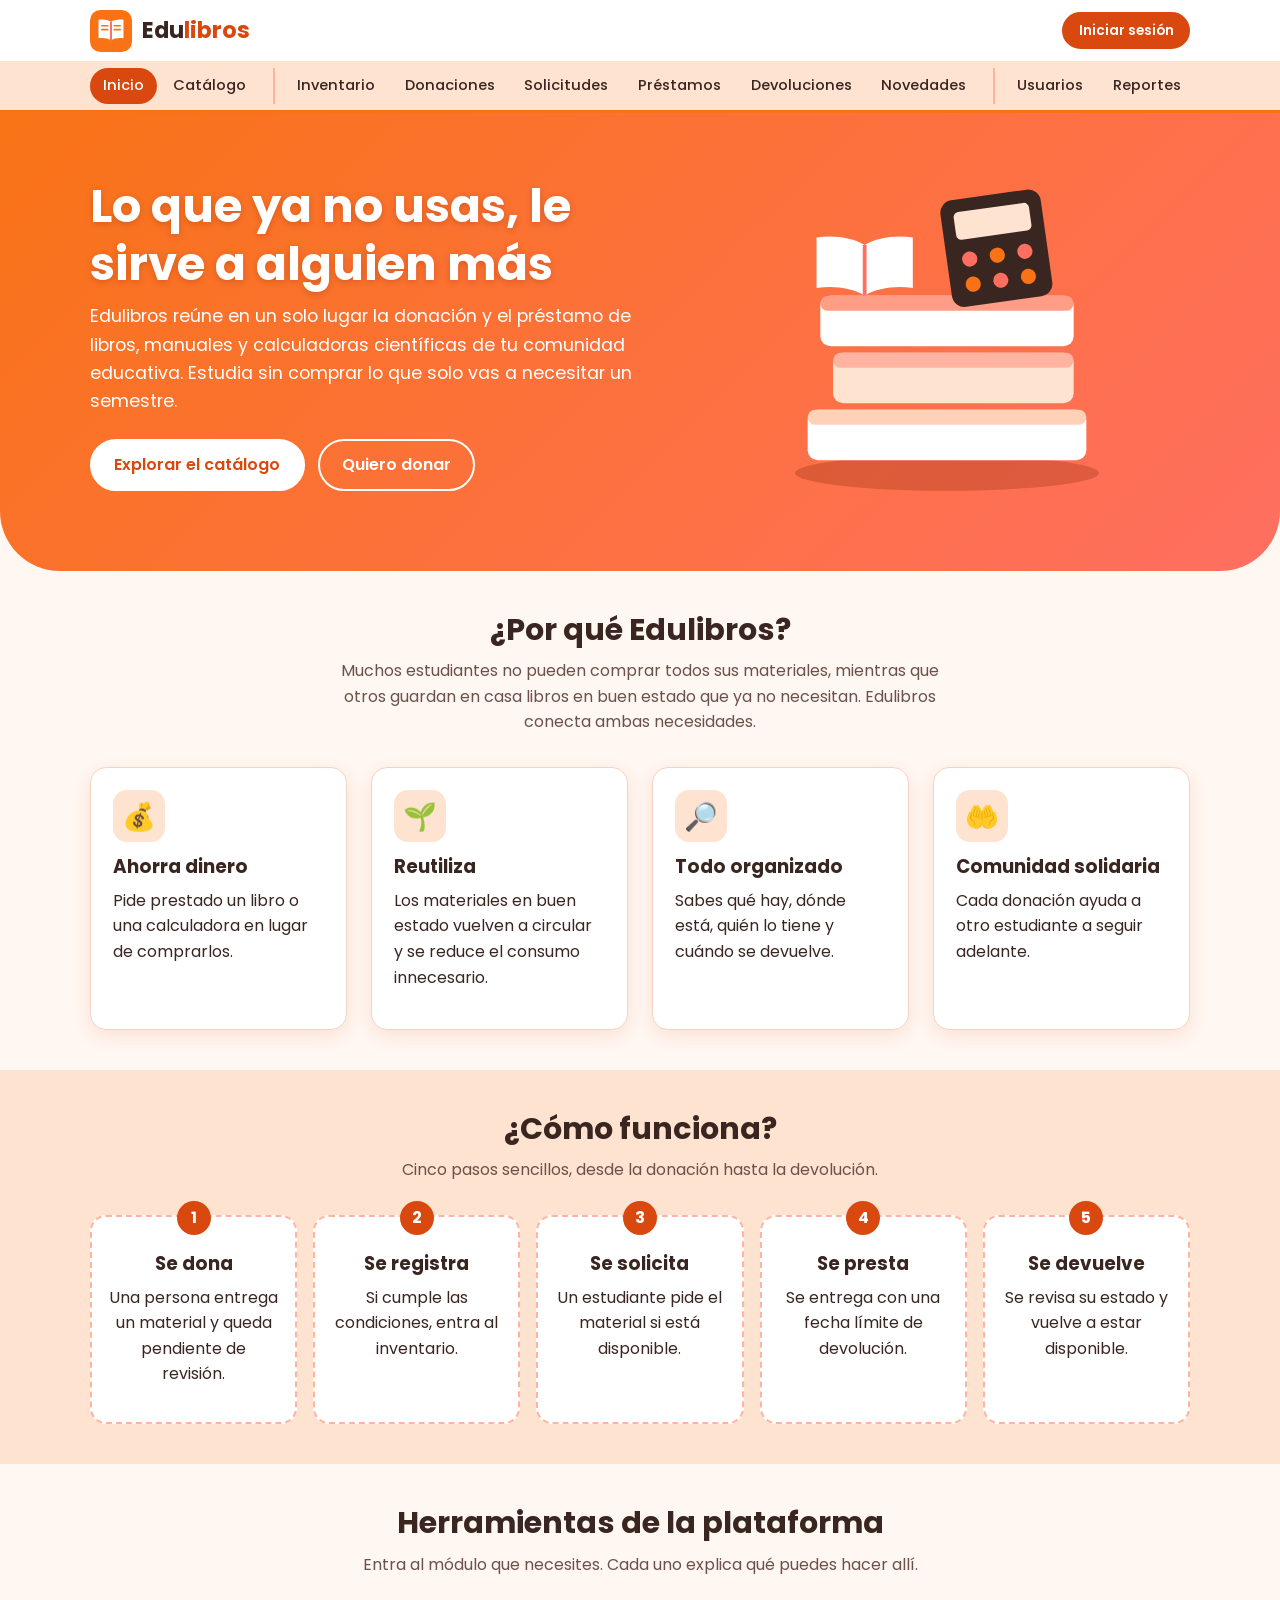
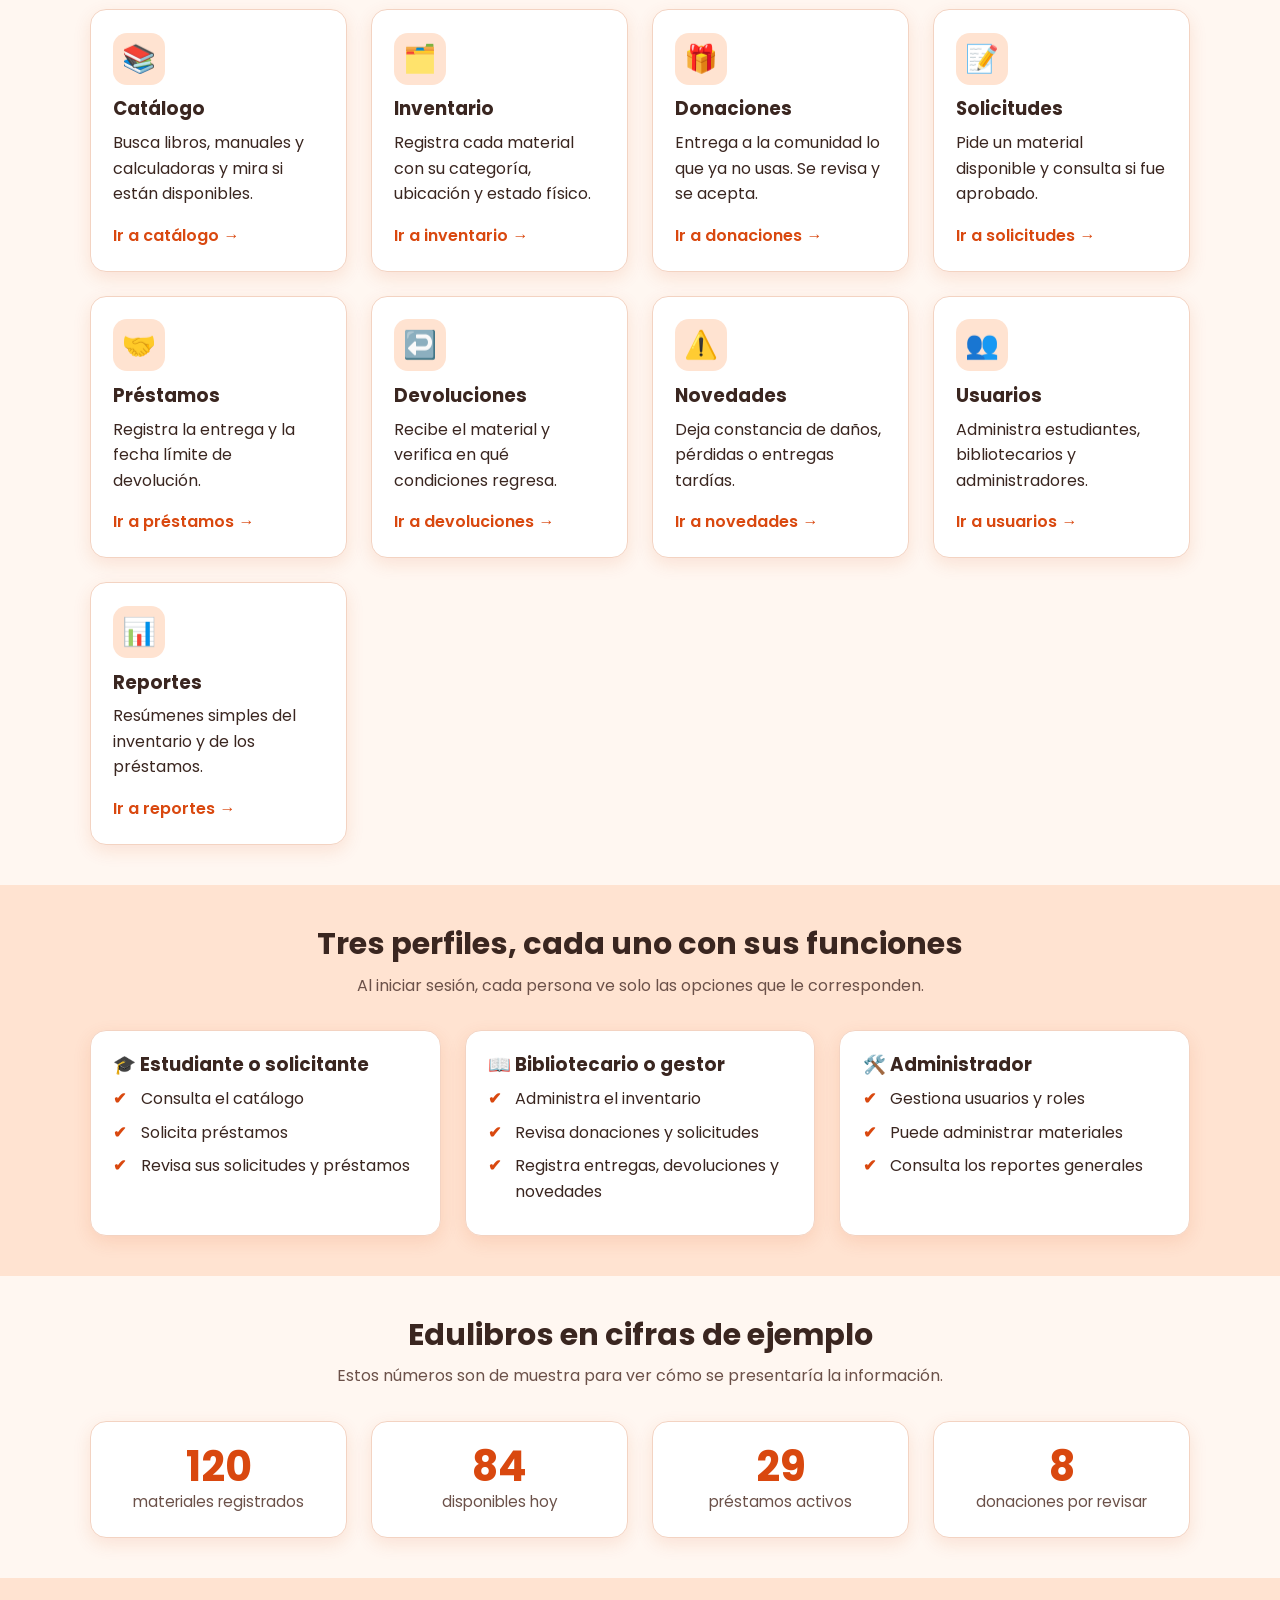
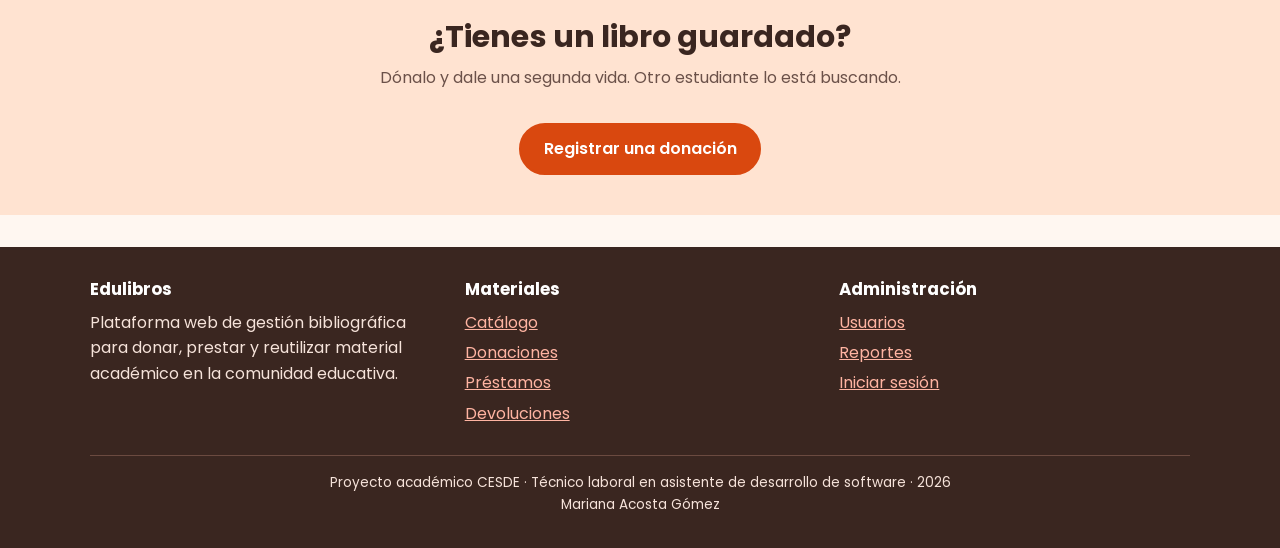
<file: INTERFAZ_WEB/index.html>
<!DOCTYPE html>
<html lang="es">
<head>
  <meta charset="UTF-8">
  <meta name="viewport" content="width=device-width, initial-scale=1">
  <title>Inicio | Edulibros</title>
  <meta name="description" content="Edulibros: plataforma para donar, prestar y reutilizar libros, manuales y calculadoras en tu comunidad educativa.">
  <meta property="og:title" content="Inicio | Edulibros">
  <meta property="og:description" content="Edulibros: plataforma para donar, prestar y reutilizar libros, manuales y calculadoras en tu comunidad educativa.">
  <meta property="og:type" content="website">
  <meta property="og:locale" content="es_CO">
  <link rel="icon" href="assets/images/logo-edulibros.svg" type="image/svg+xml">
  <link rel="preconnect" href="https://fonts.googleapis.com">
  <link rel="preconnect" href="https://fonts.gstatic.com" crossorigin>
  <link href="https://fonts.googleapis.com/css2?family=Poppins:wght@400;500;600;700&display=swap" rel="stylesheet">
  <link rel="stylesheet" href="css/styles.css">
</head>
<body>
  <a class="salto" href="#contenido">Saltar al contenido</a>

  <header class="encabezado">
    <div class="contenedor encabezado-superior">
      <a class="logo" href="index.html" aria-label="Edulibros, ir al inicio">
        <img src="assets/images/logo-edulibros.svg" alt="Logo de Edulibros" width="42" height="42">
        <p style="margin:0">Edu<span>libros</span></p>
      </a>
      <a class="boton boton-chico" href="login.html">Iniciar sesión</a>
    </div>
    <nav class="menu" aria-label="Menú principal">
      <ul>
        <li><a href="index.html" aria-current="page">Inicio</a></li>
        <li><a href="catalogo.html">Catálogo</a></li>
        <li class="grupo"><a href="inventario.html">Inventario</a></li>
        <li><a href="donaciones.html">Donaciones</a></li>
        <li><a href="solicitudes.html">Solicitudes</a></li>
        <li><a href="prestamos.html">Préstamos</a></li>
        <li><a href="devoluciones.html">Devoluciones</a></li>
        <li><a href="novedades.html">Novedades</a></li>
        <li class="grupo"><a href="usuarios.html">Usuarios</a></li>
        <li><a href="reportes.html">Reportes</a></li>
      </ul>
    </nav>
  </header>

  <main id="contenido">
    <section class="hero">
      <div class="contenedor hero-grid">
        <div>
          <h1>Lo que ya no usas, le sirve a alguien más</h1>
          <p>Edulibros reúne en un solo lugar la donación y el préstamo de libros, manuales y calculadoras científicas de tu comunidad educativa. Estudia sin comprar lo que solo vas a necesitar un semestre.</p>
          <div class="hero-botones">
            <a class="boton" href="catalogo.html">Explorar el catálogo</a>
            <a class="boton boton-claro" href="donaciones.html">Quiero donar</a>
          </div>
        </div>
        <div class="hero-dibujo"><svg viewBox="0 0 300 260" role="img" aria-label="Pila de libros con una calculadora científica">
  <ellipse cx="150" cy="240" rx="120" ry="14" fill="rgba(120,30,0,.25)"/>
  <rect x="40" y="190" width="220" height="40" rx="8" fill="#fff"/><rect x="40" y="190" width="220" height="12" rx="6" fill="#ffd2b8"/>
  <rect x="60" y="145" width="190" height="40" rx="8" fill="#ffe3d1"/><rect x="60" y="145" width="190" height="12" rx="6" fill="#ffb4a2"/>
  <rect x="50" y="100" width="200" height="40" rx="8" fill="#fff"/><rect x="50" y="100" width="200" height="12" rx="6" fill="#ff9d86"/>
  <g transform="rotate(-8 190 70)"><rect x="150" y="20" width="80" height="85" rx="10" fill="#3a2620"/>
  <rect x="160" y="30" width="60" height="22" rx="4" fill="#ffe3d1"/>
  <circle cx="168" cy="68" r="6" fill="#ff6f61"/><circle cx="190" cy="68" r="6" fill="#f97316"/><circle cx="212" cy="68" r="6" fill="#ff6f61"/>
  <circle cx="168" cy="88" r="6" fill="#f97316"/><circle cx="190" cy="88" r="6" fill="#ff6f61"/><circle cx="212" cy="88" r="6" fill="#f97316"/></g>
  <path d="M85 60c-10-6-24-8-38-6v40c14-2 28 0 38 6 10-6 24-8 38-6V54c-14-2-28 0-38 6z" fill="#fff"/>
  <path d="M85 60v40" stroke="#ff6f61" stroke-width="3"/>
</svg></div>
      </div>
    </section>

    <section class="seccion">
      <div class="contenedor">
        <h2>¿Por qué Edulibros?</h2>
        <p class="intro">Muchos estudiantes no pueden comprar todos sus materiales, mientras que otros guardan en casa libros en buen estado que ya no necesitan. Edulibros conecta ambas necesidades.</p>
        <div class="rejilla">
          <article class="tarjeta">
            <div class="icono" aria-hidden="true">💰</div>
            <h3>Ahorra dinero</h3>
            <p>Pide prestado un libro o una calculadora en lugar de comprarlos.</p>
          </article>
          <article class="tarjeta">
            <div class="icono" aria-hidden="true">🌱</div>
            <h3>Reutiliza</h3>
            <p>Los materiales en buen estado vuelven a circular y se reduce el consumo innecesario.</p>
          </article>
          <article class="tarjeta">
            <div class="icono" aria-hidden="true">🔎</div>
            <h3>Todo organizado</h3>
            <p>Sabes qué hay, dónde está, quién lo tiene y cuándo se devuelve.</p>
          </article>
          <article class="tarjeta">
            <div class="icono" aria-hidden="true">🤲</div>
            <h3>Comunidad solidaria</h3>
            <p>Cada donación ayuda a otro estudiante a seguir adelante.</p>
          </article>
        </div>
      </div>
    </section>

    <section class="seccion seccion-clara">
      <div class="contenedor">
        <h2>¿Cómo funciona?</h2>
        <p class="intro">Cinco pasos sencillos, desde la donación hasta la devolución.</p>
        <div class="pasos">
          <div class="paso"><h3>Se dona</h3><p>Una persona entrega un material y queda pendiente de revisión.</p></div>
          <div class="paso"><h3>Se registra</h3><p>Si cumple las condiciones, entra al inventario.</p></div>
          <div class="paso"><h3>Se solicita</h3><p>Un estudiante pide el material si está disponible.</p></div>
          <div class="paso"><h3>Se presta</h3><p>Se entrega con una fecha límite de devolución.</p></div>
          <div class="paso"><h3>Se devuelve</h3><p>Se revisa su estado y vuelve a estar disponible.</p></div>
        </div>
      </div>
    </section>

    <section class="seccion">
      <div class="contenedor">
        <h2>Herramientas de la plataforma</h2>
        <p class="intro">Entra al módulo que necesites. Cada uno explica qué puedes hacer allí.</p>
        <div class="rejilla">
        <article class="tarjeta">
          <div class="icono" aria-hidden="true">📚</div>
          <h3>Catálogo</h3>
          <p>Busca libros, manuales y calculadoras y mira si están disponibles.</p>
          <a class="enlace-tarjeta" href="catalogo.html">Ir a catálogo →</a>
        </article>
        <article class="tarjeta">
          <div class="icono" aria-hidden="true">🗂️</div>
          <h3>Inventario</h3>
          <p>Registra cada material con su categoría, ubicación y estado físico.</p>
          <a class="enlace-tarjeta" href="inventario.html">Ir a inventario →</a>
        </article>
        <article class="tarjeta">
          <div class="icono" aria-hidden="true">🎁</div>
          <h3>Donaciones</h3>
          <p>Entrega a la comunidad lo que ya no usas. Se revisa y se acepta.</p>
          <a class="enlace-tarjeta" href="donaciones.html">Ir a donaciones →</a>
        </article>
        <article class="tarjeta">
          <div class="icono" aria-hidden="true">📝</div>
          <h3>Solicitudes</h3>
          <p>Pide un material disponible y consulta si fue aprobado.</p>
          <a class="enlace-tarjeta" href="solicitudes.html">Ir a solicitudes →</a>
        </article>
        <article class="tarjeta">
          <div class="icono" aria-hidden="true">🤝</div>
          <h3>Préstamos</h3>
          <p>Registra la entrega y la fecha límite de devolución.</p>
          <a class="enlace-tarjeta" href="prestamos.html">Ir a préstamos →</a>
        </article>
        <article class="tarjeta">
          <div class="icono" aria-hidden="true">↩️</div>
          <h3>Devoluciones</h3>
          <p>Recibe el material y verifica en qué condiciones regresa.</p>
          <a class="enlace-tarjeta" href="devoluciones.html">Ir a devoluciones →</a>
        </article>
        <article class="tarjeta">
          <div class="icono" aria-hidden="true">⚠️</div>
          <h3>Novedades</h3>
          <p>Deja constancia de daños, pérdidas o entregas tardías.</p>
          <a class="enlace-tarjeta" href="novedades.html">Ir a novedades →</a>
        </article>
        <article class="tarjeta">
          <div class="icono" aria-hidden="true">👥</div>
          <h3>Usuarios</h3>
          <p>Administra estudiantes, bibliotecarios y administradores.</p>
          <a class="enlace-tarjeta" href="usuarios.html">Ir a usuarios →</a>
        </article>
        <article class="tarjeta">
          <div class="icono" aria-hidden="true">📊</div>
          <h3>Reportes</h3>
          <p>Resúmenes simples del inventario y de los préstamos.</p>
          <a class="enlace-tarjeta" href="reportes.html">Ir a reportes →</a>
        </article>
        </div>
      </div>
    </section>

    <section class="seccion seccion-clara">
      <div class="contenedor">
        <h2>Tres perfiles, cada uno con sus funciones</h2>
        <p class="intro">Al iniciar sesión, cada persona ve solo las opciones que le corresponden.</p>
        <div class="rejilla">
          <article class="tarjeta">
            <h3>🎓 Estudiante o solicitante</h3>
            <ul class="lista-visto">
              <li>Consulta el catálogo</li>
              <li>Solicita préstamos</li>
              <li>Revisa sus solicitudes y préstamos</li>
            </ul>
          </article>
          <article class="tarjeta">
            <h3>📖 Bibliotecario o gestor</h3>
            <ul class="lista-visto">
              <li>Administra el inventario</li>
              <li>Revisa donaciones y solicitudes</li>
              <li>Registra entregas, devoluciones y novedades</li>
            </ul>
          </article>
          <article class="tarjeta">
            <h3>🛠️ Administrador</h3>
            <ul class="lista-visto">
              <li>Gestiona usuarios y roles</li>
              <li>Puede administrar materiales</li>
              <li>Consulta los reportes generales</li>
            </ul>
          </article>
        </div>
      </div>
    </section>

    <section class="seccion">
      <div class="contenedor">
        <h2>Edulibros en cifras de ejemplo</h2>
        <p class="intro">Estos números son de muestra para ver cómo se presentaría la información.</p>
        <div class="rejilla">
          <div class="tarjeta estadistica"><div class="numero">120</div><div class="texto">materiales registrados</div></div>
          <div class="tarjeta estadistica"><div class="numero">84</div><div class="texto">disponibles hoy</div></div>
          <div class="tarjeta estadistica"><div class="numero">29</div><div class="texto">préstamos activos</div></div>
          <div class="tarjeta estadistica"><div class="numero">8</div><div class="texto">donaciones por revisar</div></div>
        </div>
      </div>
    </section>

    <section class="seccion seccion-clara">
      <div class="contenedor" style="text-align:center">
        <h2>¿Tienes un libro guardado?</h2>
        <p class="intro">Dónalo y dale una segunda vida. Otro estudiante lo está buscando.</p>
        <a class="boton" href="donaciones.html">Registrar una donación</a>
      </div>
    </section>
  </main>

  <footer class="pie">
    <div class="contenedor">
      <div class="pie-grid">
        <div>
          <h2>Edulibros</h2>
          <p>Plataforma web de gestión bibliográfica para donar, prestar y reutilizar material académico en la comunidad educativa.</p>
        </div>
        <div>
          <h2>Materiales</h2>
          <ul>
            <li><a href="catalogo.html">Catálogo</a></li>
            <li><a href="donaciones.html">Donaciones</a></li>
            <li><a href="prestamos.html">Préstamos</a></li>
            <li><a href="devoluciones.html">Devoluciones</a></li>
          </ul>
        </div>
        <div>
          <h2>Administración</h2>
          <ul>
            <li><a href="usuarios.html">Usuarios</a></li>
            <li><a href="reportes.html">Reportes</a></li>
            <li><a href="login.html">Iniciar sesión</a></li>
          </ul>
        </div>
      </div>
      <p class="copia">Proyecto académico CESDE · Técnico laboral en asistente de desarrollo de software · 2026<br>
      Mariana Acosta Gómez</p>
    </div>
  </footer>
</body>
</html>
</file>
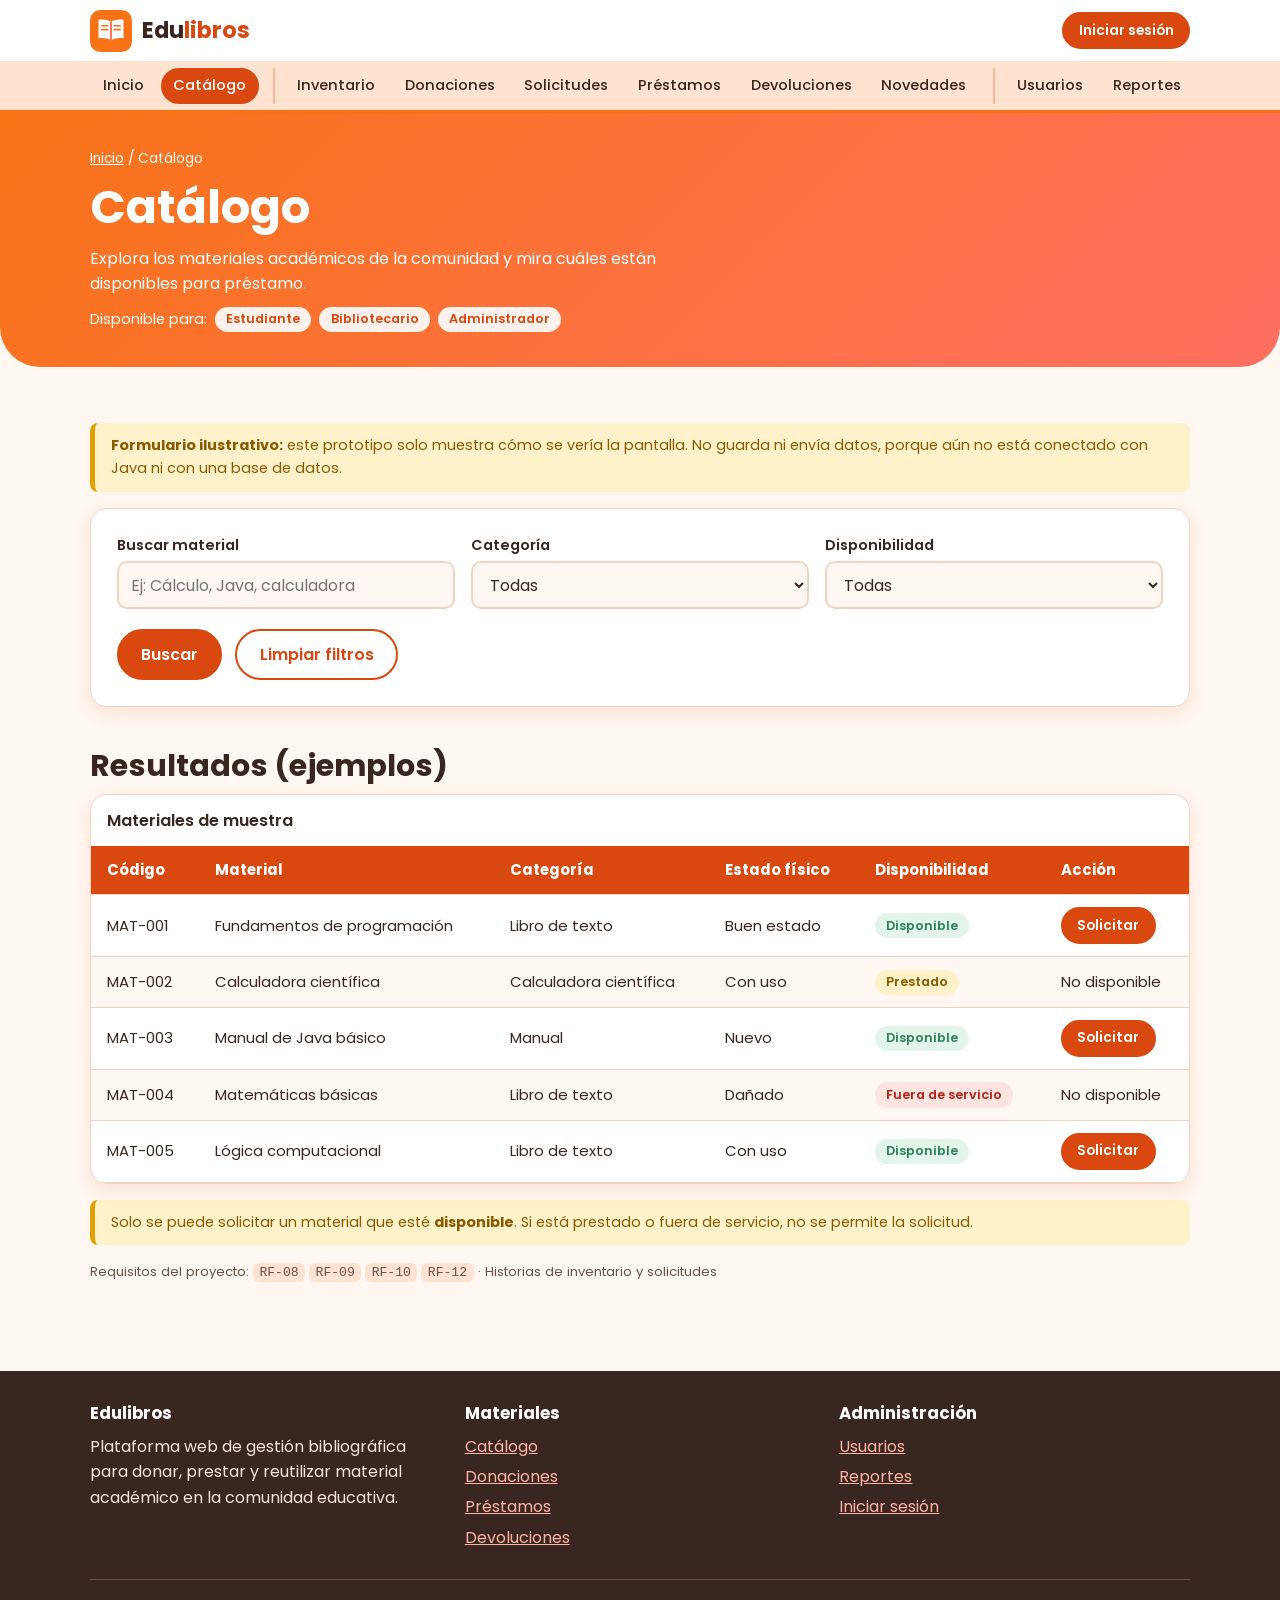
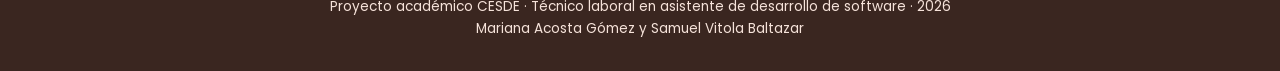
<file: INTERFAZ_WEB/catalogo.html>
<!DOCTYPE html>
<html lang="es">
<head>
  <meta charset="UTF-8">
  <meta name="viewport" content="width=device-width, initial-scale=1">
  <title>Catálogo | Edulibros</title>
  <meta name="description" content="Busca libros, manuales y calculadoras por nombre, categoría o disponibilidad en el catálogo de Edulibros.">
  <meta property="og:title" content="Catálogo | Edulibros">
  <meta property="og:description" content="Busca libros, manuales y calculadoras por nombre, categoría o disponibilidad en el catálogo de Edulibros.">
  <meta property="og:type" content="website">
  <meta property="og:locale" content="es_CO">
  <link rel="icon" href="assets/images/logo-edulibros.svg" type="image/svg+xml">
  <link rel="preconnect" href="https://fonts.googleapis.com">
  <link rel="preconnect" href="https://fonts.gstatic.com" crossorigin>
  <link href="https://fonts.googleapis.com/css2?family=Poppins:wght@400;500;600;700&display=swap" rel="stylesheet">
  <link rel="stylesheet" href="css/styles.css">
</head>
<body>
  <a class="salto" href="#contenido">Saltar al contenido</a>

  <header class="encabezado">
    <div class="contenedor encabezado-superior">
      <a class="logo" href="index.html" aria-label="Edulibros, ir al inicio">
        <img src="assets/images/logo-edulibros.svg" alt="Logo de Edulibros (provisional)" width="42" height="42">
        <p style="margin:0">Edu<span>libros</span></p>
      </a>
      <a class="boton boton-chico" href="login.html">Iniciar sesión</a>
    </div>
    <nav class="menu" aria-label="Menú principal">
      <ul>
        <li><a href="index.html">Inicio</a></li>
        <li><a href="catalogo.html" aria-current="page">Catálogo</a></li>
        <li class="grupo"><a href="inventario.html">Inventario</a></li>
        <li><a href="donaciones.html">Donaciones</a></li>
        <li><a href="solicitudes.html">Solicitudes</a></li>
        <li><a href="prestamos.html">Préstamos</a></li>
        <li><a href="devoluciones.html">Devoluciones</a></li>
        <li><a href="novedades.html">Novedades</a></li>
        <li class="grupo"><a href="usuarios.html">Usuarios</a></li>
        <li><a href="reportes.html">Reportes</a></li>
      </ul>
    </nav>
  </header>

  <main id="contenido">
    <section class="titulo-pagina">
      <div class="contenedor">
        <p class="migas"><a href="index.html">Inicio</a> / Catálogo</p>
        <h1>Catálogo</h1>
        <p>Explora los materiales académicos de la comunidad y mira cuáles están disponibles para préstamo.</p>
        <div class="roles"><span>Disponible para:</span> <span class="etiqueta">Estudiante</span><span class="etiqueta">Bibliotecario</span><span class="etiqueta">Administrador</span></div>
      </div>
    </section>

    <section class="seccion">
      <div class="contenedor">
        <p class="nota"><strong>Formulario ilustrativo:</strong> este prototipo solo muestra cómo se vería la pantalla. No guarda ni envía datos, porque aún no está conectado con Java ni con una base de datos.</p>
        <form class="formulario" aria-label="Buscar en el catálogo">
          <div class="campos">
            <div class="campo">
              <label for="buscar">Buscar material</label>
              <input id="buscar" type="search" placeholder="Ej: Cálculo, Java, calculadora">
            </div>
            <div class="campo">
              <label for="categoria">Categoría</label>
              <select id="categoria">
                <option>Todas</option>
                <option>Libro de texto</option>
                <option>Manual</option>
                <option>Calculadora científica</option>
                <option>Otro material de apoyo</option>
              </select>
            </div>
            <div class="campo">
              <label for="disponibilidad">Disponibilidad</label>
              <select id="disponibilidad">
                <option>Todas</option>
                <option>Disponible</option>
                <option>Prestado</option>
                <option>Fuera de servicio</option>
              </select>
            </div>
          </div>
          <div class="acciones">
            <button class="boton" type="button">Buscar</button>
            <button class="boton boton-claro" type="reset">Limpiar filtros</button>
          </div>
        </form>
      </div>
    </section>

    <section class="seccion" style="padding-top:0">
      <div class="contenedor">
        <h2 style="text-align:left">Resultados (ejemplos)</h2>
        <div class="tabla-scroll">
          <table>
            <caption>Materiales de muestra</caption>
            <thead><tr><th>Código</th><th>Material</th><th>Categoría</th><th>Estado físico</th><th>Disponibilidad</th><th>Acción</th></tr></thead>
            <tbody>
              <tr><td>MAT-001</td><td>Fundamentos de programación</td><td>Libro de texto</td><td>Buen estado</td><td><span class="etiqueta ok">Disponible</span></td><td><a class="boton boton-chico" href="solicitudes.html">Solicitar</a></td></tr>
              <tr><td>MAT-002</td><td>Calculadora científica</td><td>Calculadora científica</td><td>Con uso</td><td><span class="etiqueta aviso">Prestado</span></td><td>No disponible</td></tr>
              <tr><td>MAT-003</td><td>Manual de Java básico</td><td>Manual</td><td>Nuevo</td><td><span class="etiqueta ok">Disponible</span></td><td><a class="boton boton-chico" href="solicitudes.html">Solicitar</a></td></tr>
              <tr><td>MAT-004</td><td>Matemáticas básicas</td><td>Libro de texto</td><td>Dañado</td><td><span class="etiqueta mal">Fuera de servicio</span></td><td>No disponible</td></tr>
              <tr><td>MAT-005</td><td>Lógica computacional</td><td>Libro de texto</td><td>Con uso</td><td><span class="etiqueta ok">Disponible</span></td><td><a class="boton boton-chico" href="solicitudes.html">Solicitar</a></td></tr>
            </tbody>
          </table>
        </div>
        <p class="nota">Solo se puede solicitar un material que esté <strong>disponible</strong>. Si está prestado o fuera de servicio, no se permite la solicitud.</p>
        <p class="referencia">Requisitos del proyecto: <code>RF-08</code> <code>RF-09</code> <code>RF-10</code> <code>RF-12</code> · Historias de inventario y solicitudes</p>
      </div>
    </section>
  </main>

  <footer class="pie">
    <div class="contenedor">
      <div class="pie-grid">
        <div>
          <h2>Edulibros</h2>
          <p>Plataforma web de gestión bibliográfica para donar, prestar y reutilizar material académico en la comunidad educativa.</p>
        </div>
        <div>
          <h2>Materiales</h2>
          <ul>
            <li><a href="catalogo.html">Catálogo</a></li>
            <li><a href="donaciones.html">Donaciones</a></li>
            <li><a href="prestamos.html">Préstamos</a></li>
            <li><a href="devoluciones.html">Devoluciones</a></li>
          </ul>
        </div>
        <div>
          <h2>Administración</h2>
          <ul>
            <li><a href="usuarios.html">Usuarios</a></li>
            <li><a href="reportes.html">Reportes</a></li>
            <li><a href="login.html">Iniciar sesión</a></li>
          </ul>
        </div>
      </div>
      <p class="copia">Proyecto académico CESDE · Técnico laboral en asistente de desarrollo de software · 2026<br>
      Mariana Acosta Gómez y Samuel Vitola Baltazar</p>
    </div>
  </footer>
</body>
</html>
</file>
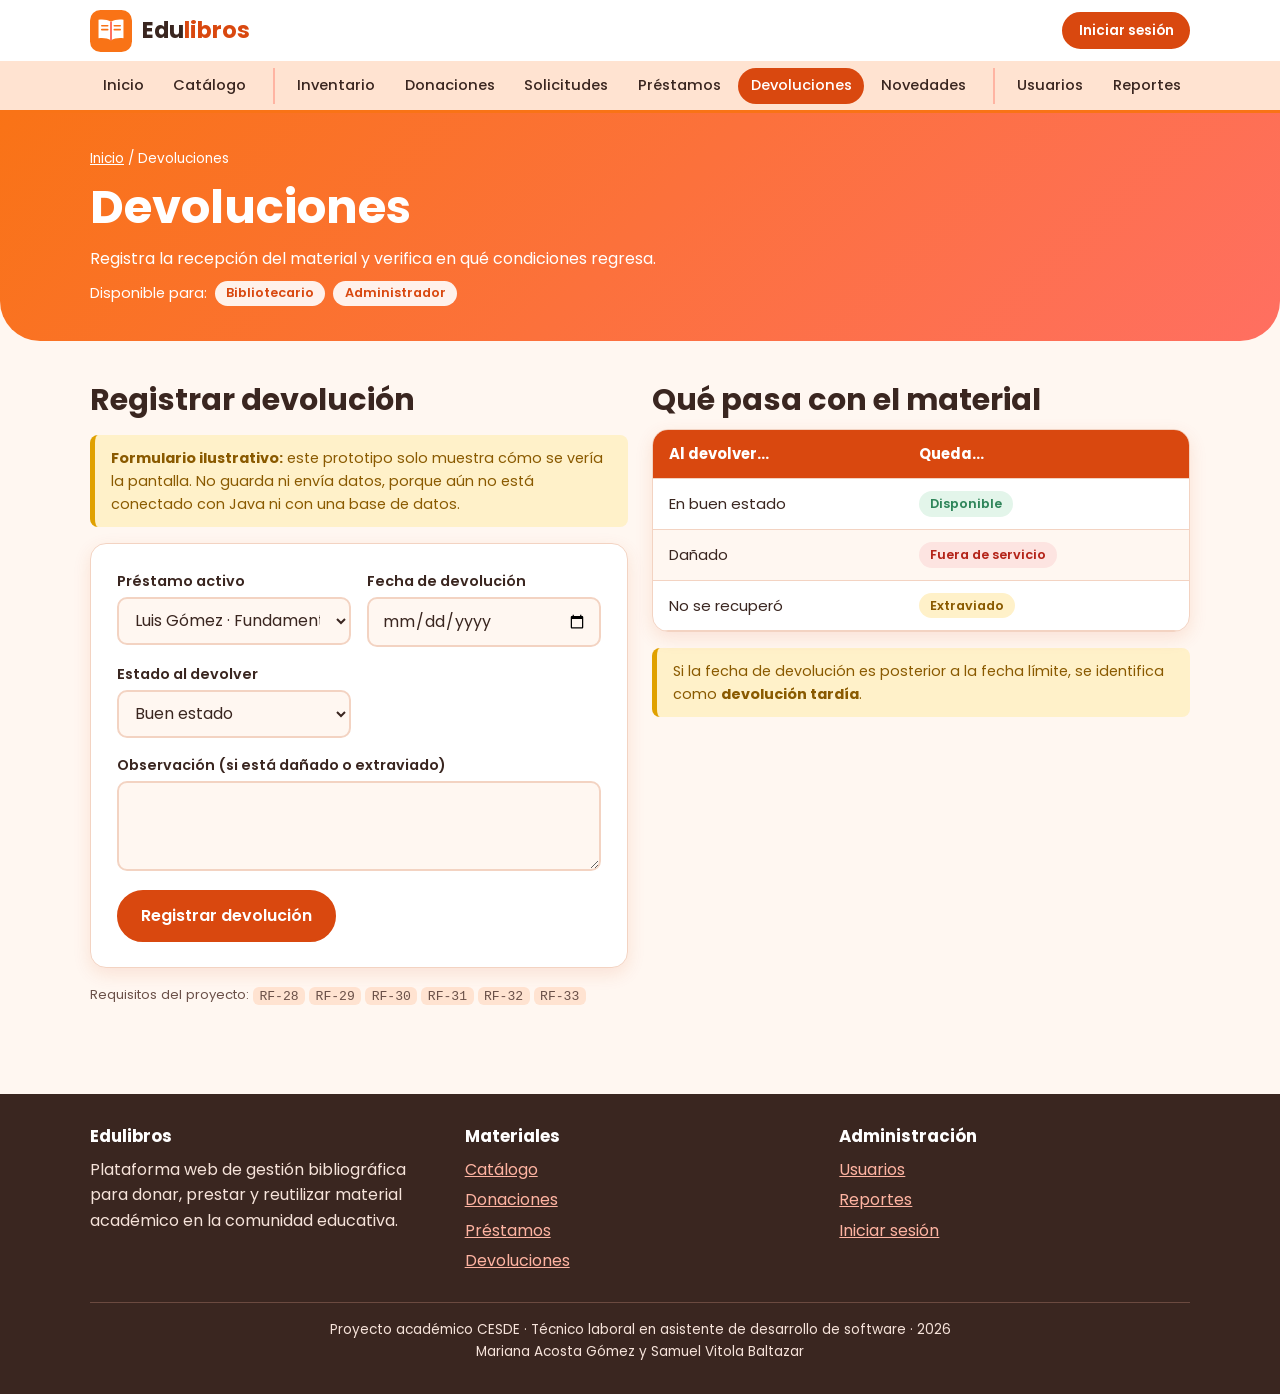
<file: INTERFAZ_WEB/devoluciones.html>
<!DOCTYPE html>
<html lang="es">
<head>
  <meta charset="UTF-8">
  <meta name="viewport" content="width=device-width, initial-scale=1">
  <title>Devoluciones | Edulibros</title>
  <meta name="description" content="Registra devoluciones, verifica el estado del material y actualiza su disponibilidad.">
  <meta property="og:title" content="Devoluciones | Edulibros">
  <meta property="og:description" content="Registra devoluciones, verifica el estado del material y actualiza su disponibilidad.">
  <meta property="og:type" content="website">
  <meta property="og:locale" content="es_CO">
  <link rel="icon" href="assets/images/logo-edulibros.svg" type="image/svg+xml">
  <link rel="preconnect" href="https://fonts.googleapis.com">
  <link rel="preconnect" href="https://fonts.gstatic.com" crossorigin>
  <link href="https://fonts.googleapis.com/css2?family=Poppins:wght@400;500;600;700&display=swap" rel="stylesheet">
  <link rel="stylesheet" href="css/styles.css">
</head>
<body>
  <a class="salto" href="#contenido">Saltar al contenido</a>

  <header class="encabezado">
    <div class="contenedor encabezado-superior">
      <a class="logo" href="index.html" aria-label="Edulibros, ir al inicio">
        <img src="assets/images/logo-edulibros.svg" alt="Logo de Edulibros (provisional)" width="42" height="42">
        <p style="margin:0">Edu<span>libros</span></p>
      </a>
      <a class="boton boton-chico" href="login.html">Iniciar sesión</a>
    </div>
    <nav class="menu" aria-label="Menú principal">
      <ul>
        <li><a href="index.html">Inicio</a></li>
        <li><a href="catalogo.html">Catálogo</a></li>
        <li class="grupo"><a href="inventario.html">Inventario</a></li>
        <li><a href="donaciones.html">Donaciones</a></li>
        <li><a href="solicitudes.html">Solicitudes</a></li>
        <li><a href="prestamos.html">Préstamos</a></li>
        <li><a href="devoluciones.html" aria-current="page">Devoluciones</a></li>
        <li><a href="novedades.html">Novedades</a></li>
        <li class="grupo"><a href="usuarios.html">Usuarios</a></li>
        <li><a href="reportes.html">Reportes</a></li>
      </ul>
    </nav>
  </header>

  <main id="contenido">
    <section class="titulo-pagina">
      <div class="contenedor">
        <p class="migas"><a href="index.html">Inicio</a> / Devoluciones</p>
        <h1>Devoluciones</h1>
        <p>Registra la recepción del material y verifica en qué condiciones regresa.</p>
        <div class="roles"><span>Disponible para:</span> <span class="etiqueta">Bibliotecario</span><span class="etiqueta">Administrador</span></div>
      </div>
    </section>

    <section class="seccion">
      <div class="contenedor dos-columnas">
        <div>
          <h2 style="text-align:left">Registrar devolución</h2>
          <p class="nota"><strong>Formulario ilustrativo:</strong> este prototipo solo muestra cómo se vería la pantalla. No guarda ni envía datos, porque aún no está conectado con Java ni con una base de datos.</p>
          <form class="formulario" aria-label="Registrar devolución">
            <div class="campos">
              <div class="campo">
                <label for="prest">Préstamo activo</label>
                <select id="prest">
                  <option>Luis Gómez · Fundamentos de programación</option>
                  <option>Ana Pérez · Calculadora científica</option>
                </select>
              </div>
              <div class="campo">
                <label for="f-dev">Fecha de devolución</label>
                <input id="f-dev" type="date">
              </div>
              <div class="campo">
                <label for="est-dev">Estado al devolver</label>
                <select id="est-dev">
                  <option>Buen estado</option>
                  <option>Dañado</option>
                  <option>Extraviado</option>
                </select>
              </div>
              <div class="campo ancho">
                <label for="obs-dev">Observación (si está dañado o extraviado)</label>
                <textarea id="obs-dev"></textarea>
              </div>
            </div>
            <div class="acciones"><button class="boton" type="button">Registrar devolución</button></div>
          </form>
        </div>
        <div>
          <h2 style="text-align:left">Qué pasa con el material</h2>
          <div class="tabla-scroll">
            <table>
              <thead><tr><th>Al devolver…</th><th>Queda…</th></tr></thead>
              <tbody>
                <tr><td>En buen estado</td><td><span class="etiqueta ok">Disponible</span></td></tr>
                <tr><td>Dañado</td><td><span class="etiqueta mal">Fuera de servicio</span></td></tr>
                <tr><td>No se recuperó</td><td><span class="etiqueta aviso">Extraviado</span></td></tr>
              </tbody>
            </table>
          </div>
          <p class="nota">Si la fecha de devolución es posterior a la fecha límite, se identifica como <strong>devolución tardía</strong>.</p>
        </div>
      </div>
      <div class="contenedor">
        <p class="referencia">Requisitos del proyecto: <code>RF-28</code> <code>RF-29</code> <code>RF-30</code> <code>RF-31</code> <code>RF-32</code> <code>RF-33</code></p>
      </div>
    </section>
  </main>

  <footer class="pie">
    <div class="contenedor">
      <div class="pie-grid">
        <div>
          <h2>Edulibros</h2>
          <p>Plataforma web de gestión bibliográfica para donar, prestar y reutilizar material académico en la comunidad educativa.</p>
        </div>
        <div>
          <h2>Materiales</h2>
          <ul>
            <li><a href="catalogo.html">Catálogo</a></li>
            <li><a href="donaciones.html">Donaciones</a></li>
            <li><a href="prestamos.html">Préstamos</a></li>
            <li><a href="devoluciones.html">Devoluciones</a></li>
          </ul>
        </div>
        <div>
          <h2>Administración</h2>
          <ul>
            <li><a href="usuarios.html">Usuarios</a></li>
            <li><a href="reportes.html">Reportes</a></li>
            <li><a href="login.html">Iniciar sesión</a></li>
          </ul>
        </div>
      </div>
      <p class="copia">Proyecto académico CESDE · Técnico laboral en asistente de desarrollo de software · 2026<br>
      Mariana Acosta Gómez y Samuel Vitola Baltazar</p>
    </div>
  </footer>
</body>
</html>
</file>
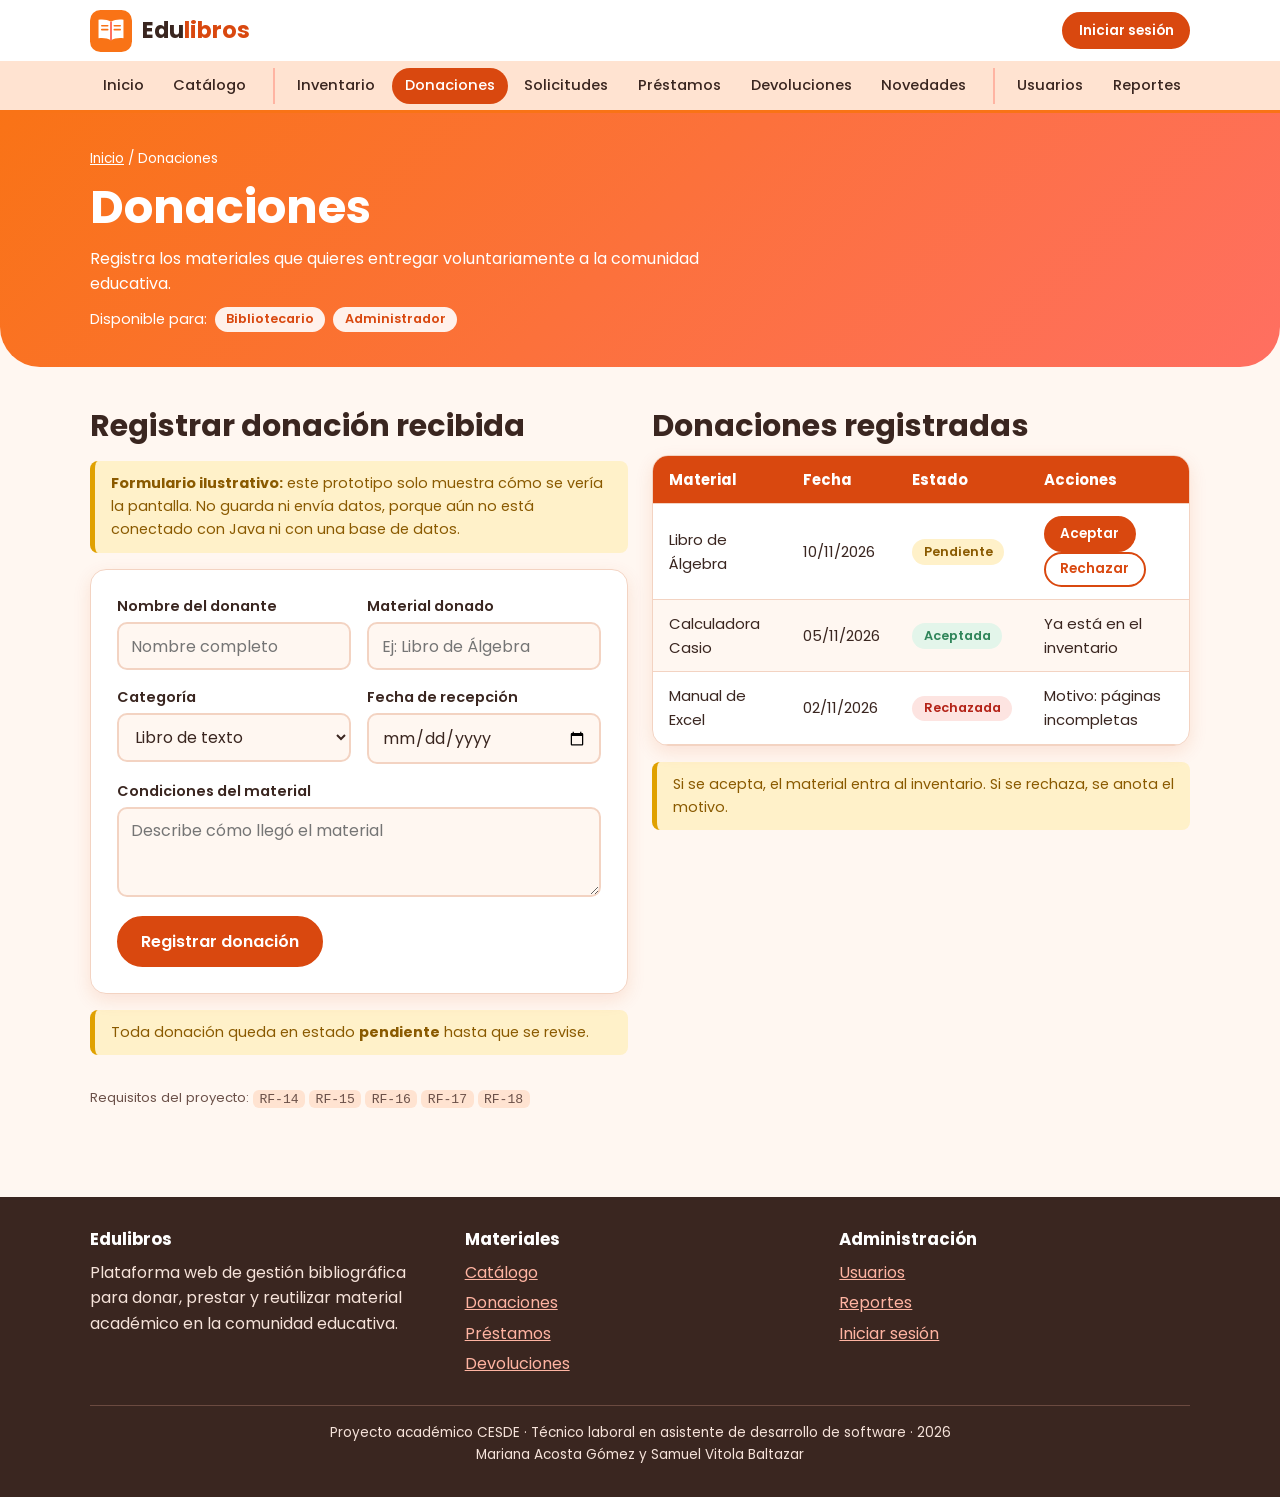
<file: INTERFAZ_WEB/donaciones.html>
<!DOCTYPE html>
<html lang="es">
<head>
  <meta charset="UTF-8">
  <meta name="viewport" content="width=device-width, initial-scale=1">
  <title>Donaciones | Edulibros</title>
  <meta name="description" content="Dona libros, manuales o calculadoras a la comunidad educativa y consulta si fueron aceptados.">
  <meta property="og:title" content="Donaciones | Edulibros">
  <meta property="og:description" content="Dona libros, manuales o calculadoras a la comunidad educativa y consulta si fueron aceptados.">
  <meta property="og:type" content="website">
  <meta property="og:locale" content="es_CO">
  <link rel="icon" href="assets/images/logo-edulibros.svg" type="image/svg+xml">
  <link rel="preconnect" href="https://fonts.googleapis.com">
  <link rel="preconnect" href="https://fonts.gstatic.com" crossorigin>
  <link href="https://fonts.googleapis.com/css2?family=Poppins:wght@400;500;600;700&display=swap" rel="stylesheet">
  <link rel="stylesheet" href="css/styles.css">
</head>
<body>
  <a class="salto" href="#contenido">Saltar al contenido</a>

  <header class="encabezado">
    <div class="contenedor encabezado-superior">
      <a class="logo" href="index.html" aria-label="Edulibros, ir al inicio">
        <img src="assets/images/logo-edulibros.svg" alt="Logo de Edulibros (provisional)" width="42" height="42">
        <p style="margin:0">Edu<span>libros</span></p>
      </a>
      <a class="boton boton-chico" href="login.html">Iniciar sesión</a>
    </div>
    <nav class="menu" aria-label="Menú principal">
      <ul>
        <li><a href="index.html">Inicio</a></li>
        <li><a href="catalogo.html">Catálogo</a></li>
        <li class="grupo"><a href="inventario.html">Inventario</a></li>
        <li><a href="donaciones.html" aria-current="page">Donaciones</a></li>
        <li><a href="solicitudes.html">Solicitudes</a></li>
        <li><a href="prestamos.html">Préstamos</a></li>
        <li><a href="devoluciones.html">Devoluciones</a></li>
        <li><a href="novedades.html">Novedades</a></li>
        <li class="grupo"><a href="usuarios.html">Usuarios</a></li>
        <li><a href="reportes.html">Reportes</a></li>
      </ul>
    </nav>
  </header>

  <main id="contenido">
    <section class="titulo-pagina">
      <div class="contenedor">
        <p class="migas"><a href="index.html">Inicio</a> / Donaciones</p>
        <h1>Donaciones</h1>
        <p>Registra los materiales que quieres entregar voluntariamente a la comunidad educativa.</p>
        <div class="roles"><span>Disponible para:</span> <span class="etiqueta">Bibliotecario</span><span class="etiqueta">Administrador</span></div>
      </div>
    </section>

    <section class="seccion">
      <div class="contenedor dos-columnas">
        <div>
          <h2 style="text-align:left">Registrar donación recibida</h2>
          <p class="nota"><strong>Formulario ilustrativo:</strong> este prototipo solo muestra cómo se vería la pantalla. No guarda ni envía datos, porque aún no está conectado con Java ni con una base de datos.</p>
          <form class="formulario" aria-label="Registrar donación">
            <div class="campos">
              <div class="campo">
                <label for="donante">Nombre del donante</label>
                <input id="donante" type="text" placeholder="Nombre completo">
              </div>
              <div class="campo">
                <label for="material">Material donado</label>
                <input id="material" type="text" placeholder="Ej: Libro de Álgebra">
              </div>
              <div class="campo">
                <label for="cat-don">Categoría</label>
                <select id="cat-don">
                  <option>Libro de texto</option>
                  <option>Manual</option>
                  <option>Calculadora científica</option>
                  <option>Otro material de apoyo</option>
                </select>
              </div>
              <div class="campo">
                <label for="fecha">Fecha de recepción</label>
                <input id="fecha" type="date">
              </div>
              <div class="campo ancho">
                <label for="cond">Condiciones del material</label>
                <textarea id="cond" placeholder="Describe cómo llegó el material"></textarea>
              </div>
            </div>
            <div class="acciones"><button class="boton" type="button">Registrar donación</button></div>
          </form>
          <p class="nota">Toda donación queda en estado <strong>pendiente</strong> hasta que se revise.</p>
        </div>
        <div>
          <h2 style="text-align:left">Donaciones registradas</h2>
          <div class="tabla-scroll">
            <table>
              <thead><tr><th>Material</th><th>Fecha</th><th>Estado</th><th>Acciones</th></tr></thead>
              <tbody>
                <tr><td>Libro de Álgebra</td><td>10/11/2026</td><td><span class="etiqueta aviso">Pendiente</span></td><td><button class="boton boton-chico" type="button">Aceptar</button> <button class="boton boton-chico boton-claro" type="button">Rechazar</button></td></tr>
                <tr><td>Calculadora Casio</td><td>05/11/2026</td><td><span class="etiqueta ok">Aceptada</span></td><td>Ya está en el inventario</td></tr>
                <tr><td>Manual de Excel</td><td>02/11/2026</td><td><span class="etiqueta mal">Rechazada</span></td><td>Motivo: páginas incompletas</td></tr>
              </tbody>
            </table>
          </div>
          <p class="nota">Si se acepta, el material entra al inventario. Si se rechaza, se anota el motivo.</p>
        </div>
      </div>
      <div class="contenedor">
        <p class="referencia">Requisitos del proyecto: <code>RF-14</code> <code>RF-15</code> <code>RF-16</code> <code>RF-17</code> <code>RF-18</code></p>
      </div>
    </section>
  </main>

  <footer class="pie">
    <div class="contenedor">
      <div class="pie-grid">
        <div>
          <h2>Edulibros</h2>
          <p>Plataforma web de gestión bibliográfica para donar, prestar y reutilizar material académico en la comunidad educativa.</p>
        </div>
        <div>
          <h2>Materiales</h2>
          <ul>
            <li><a href="catalogo.html">Catálogo</a></li>
            <li><a href="donaciones.html">Donaciones</a></li>
            <li><a href="prestamos.html">Préstamos</a></li>
            <li><a href="devoluciones.html">Devoluciones</a></li>
          </ul>
        </div>
        <div>
          <h2>Administración</h2>
          <ul>
            <li><a href="usuarios.html">Usuarios</a></li>
            <li><a href="reportes.html">Reportes</a></li>
            <li><a href="login.html">Iniciar sesión</a></li>
          </ul>
        </div>
      </div>
      <p class="copia">Proyecto académico CESDE · Técnico laboral en asistente de desarrollo de software · 2026<br>
      Mariana Acosta Gómez y Samuel Vitola Baltazar</p>
    </div>
  </footer>
</body>
</html>
</file>
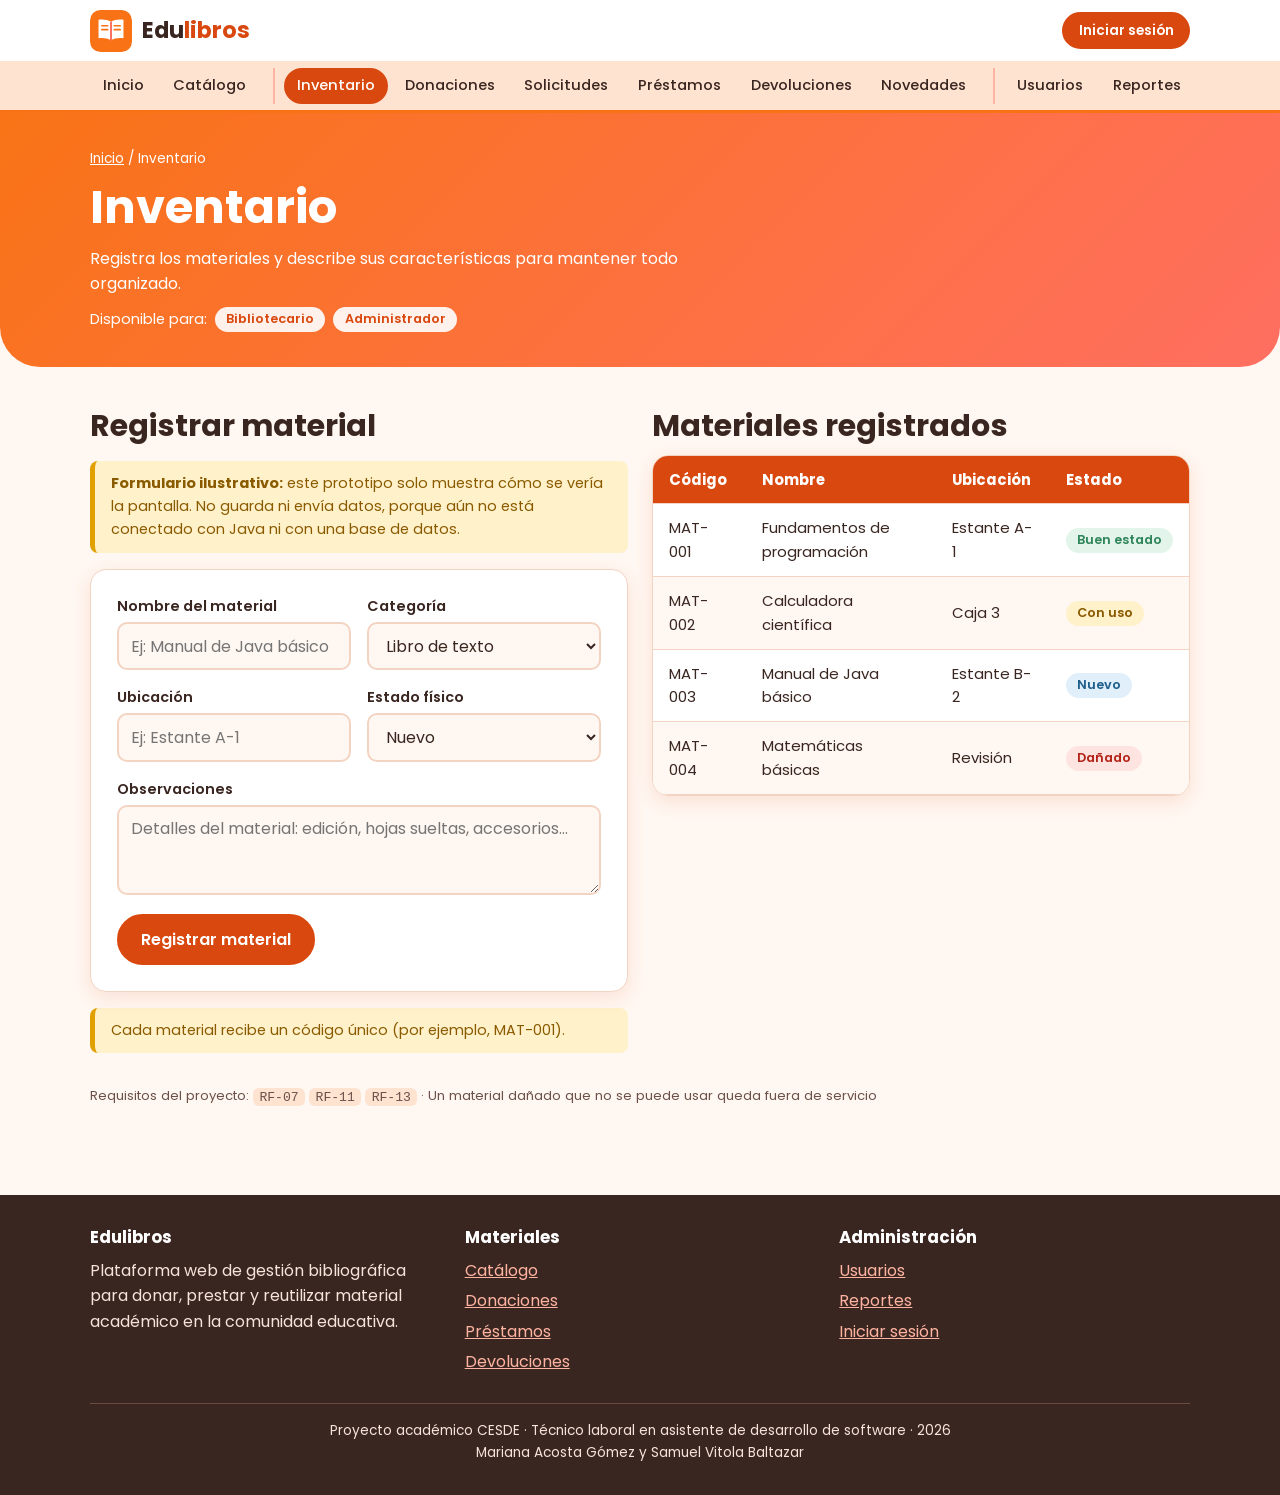
<file: INTERFAZ_WEB/inventario.html>
<!DOCTYPE html>
<html lang="es">
<head>
  <meta charset="UTF-8">
  <meta name="viewport" content="width=device-width, initial-scale=1">
  <title>Inventario | Edulibros</title>
  <meta name="description" content="Registra materiales con nombre, categoría, ubicación, estado físico y observaciones en el inventario de Edulibros.">
  <meta property="og:title" content="Inventario | Edulibros">
  <meta property="og:description" content="Registra materiales con nombre, categoría, ubicación, estado físico y observaciones en el inventario de Edulibros.">
  <meta property="og:type" content="website">
  <meta property="og:locale" content="es_CO">
  <link rel="icon" href="assets/images/logo-edulibros.svg" type="image/svg+xml">
  <link rel="preconnect" href="https://fonts.googleapis.com">
  <link rel="preconnect" href="https://fonts.gstatic.com" crossorigin>
  <link href="https://fonts.googleapis.com/css2?family=Poppins:wght@400;500;600;700&display=swap" rel="stylesheet">
  <link rel="stylesheet" href="css/styles.css">
</head>
<body>
  <a class="salto" href="#contenido">Saltar al contenido</a>

  <header class="encabezado">
    <div class="contenedor encabezado-superior">
      <a class="logo" href="index.html" aria-label="Edulibros, ir al inicio">
        <img src="assets/images/logo-edulibros.svg" alt="Logo de Edulibros (provisional)" width="42" height="42">
        <p style="margin:0">Edu<span>libros</span></p>
      </a>
      <a class="boton boton-chico" href="login.html">Iniciar sesión</a>
    </div>
    <nav class="menu" aria-label="Menú principal">
      <ul>
        <li><a href="index.html">Inicio</a></li>
        <li><a href="catalogo.html">Catálogo</a></li>
        <li class="grupo"><a href="inventario.html" aria-current="page">Inventario</a></li>
        <li><a href="donaciones.html">Donaciones</a></li>
        <li><a href="solicitudes.html">Solicitudes</a></li>
        <li><a href="prestamos.html">Préstamos</a></li>
        <li><a href="devoluciones.html">Devoluciones</a></li>
        <li><a href="novedades.html">Novedades</a></li>
        <li class="grupo"><a href="usuarios.html">Usuarios</a></li>
        <li><a href="reportes.html">Reportes</a></li>
      </ul>
    </nav>
  </header>

  <main id="contenido">
    <section class="titulo-pagina">
      <div class="contenedor">
        <p class="migas"><a href="index.html">Inicio</a> / Inventario</p>
        <h1>Inventario</h1>
        <p>Registra los materiales y describe sus características para mantener todo organizado.</p>
        <div class="roles"><span>Disponible para:</span> <span class="etiqueta">Bibliotecario</span><span class="etiqueta">Administrador</span></div>
      </div>
    </section>

    <section class="seccion">
      <div class="contenedor dos-columnas">
        <div>
          <h2 style="text-align:left">Registrar material</h2>
          <p class="nota"><strong>Formulario ilustrativo:</strong> este prototipo solo muestra cómo se vería la pantalla. No guarda ni envía datos, porque aún no está conectado con Java ni con una base de datos.</p>
          <form class="formulario" aria-label="Registrar material">
            <div class="campos">
              <div class="campo">
                <label for="nombre">Nombre del material</label>
                <input id="nombre" type="text" placeholder="Ej: Manual de Java básico">
              </div>
              <div class="campo">
                <label for="cat">Categoría</label>
                <select id="cat">
                  <option>Libro de texto</option>
                  <option>Manual</option>
                  <option>Calculadora científica</option>
                  <option>Otro material de apoyo</option>
                </select>
              </div>
              <div class="campo">
                <label for="ubicacion">Ubicación</label>
                <input id="ubicacion" type="text" placeholder="Ej: Estante A-1">
              </div>
              <div class="campo">
                <label for="estado">Estado físico</label>
                <select id="estado">
                  <option>Nuevo</option>
                  <option>Buen estado</option>
                  <option>Con uso</option>
                  <option>Dañado</option>
                </select>
              </div>
              <div class="campo ancho">
                <label for="obs">Observaciones</label>
                <textarea id="obs" placeholder="Detalles del material: edición, hojas sueltas, accesorios..."></textarea>
              </div>
            </div>
            <div class="acciones">
              <button class="boton" type="button">Registrar material</button>
            </div>
          </form>
          <p class="nota">Cada material recibe un código único (por ejemplo, MAT-001).</p>
        </div>
        <div>
          <h2 style="text-align:left">Materiales registrados</h2>
          <div class="tabla-scroll">
            <table>
              <thead><tr><th>Código</th><th>Nombre</th><th>Ubicación</th><th>Estado</th></tr></thead>
              <tbody>
                <tr><td>MAT-001</td><td>Fundamentos de programación</td><td>Estante A-1</td><td><span class="etiqueta ok">Buen estado</span></td></tr>
                <tr><td>MAT-002</td><td>Calculadora científica</td><td>Caja 3</td><td><span class="etiqueta aviso">Con uso</span></td></tr>
                <tr><td>MAT-003</td><td>Manual de Java básico</td><td>Estante B-2</td><td><span class="etiqueta info">Nuevo</span></td></tr>
                <tr><td>MAT-004</td><td>Matemáticas básicas</td><td>Revisión</td><td><span class="etiqueta mal">Dañado</span></td></tr>
              </tbody>
            </table>
          </div>
        </div>
      </div>
      <div class="contenedor">
        <p class="referencia">Requisitos del proyecto: <code>RF-07</code> <code>RF-11</code> <code>RF-13</code> · Un material dañado que no se puede usar queda fuera de servicio</p>
      </div>
    </section>
  </main>

  <footer class="pie">
    <div class="contenedor">
      <div class="pie-grid">
        <div>
          <h2>Edulibros</h2>
          <p>Plataforma web de gestión bibliográfica para donar, prestar y reutilizar material académico en la comunidad educativa.</p>
        </div>
        <div>
          <h2>Materiales</h2>
          <ul>
            <li><a href="catalogo.html">Catálogo</a></li>
            <li><a href="donaciones.html">Donaciones</a></li>
            <li><a href="prestamos.html">Préstamos</a></li>
            <li><a href="devoluciones.html">Devoluciones</a></li>
          </ul>
        </div>
        <div>
          <h2>Administración</h2>
          <ul>
            <li><a href="usuarios.html">Usuarios</a></li>
            <li><a href="reportes.html">Reportes</a></li>
            <li><a href="login.html">Iniciar sesión</a></li>
          </ul>
        </div>
      </div>
      <p class="copia">Proyecto académico CESDE · Técnico laboral en asistente de desarrollo de software · 2026<br>
      Mariana Acosta Gómez y Samuel Vitola Baltazar</p>
    </div>
  </footer>
</body>
</html>
</file>
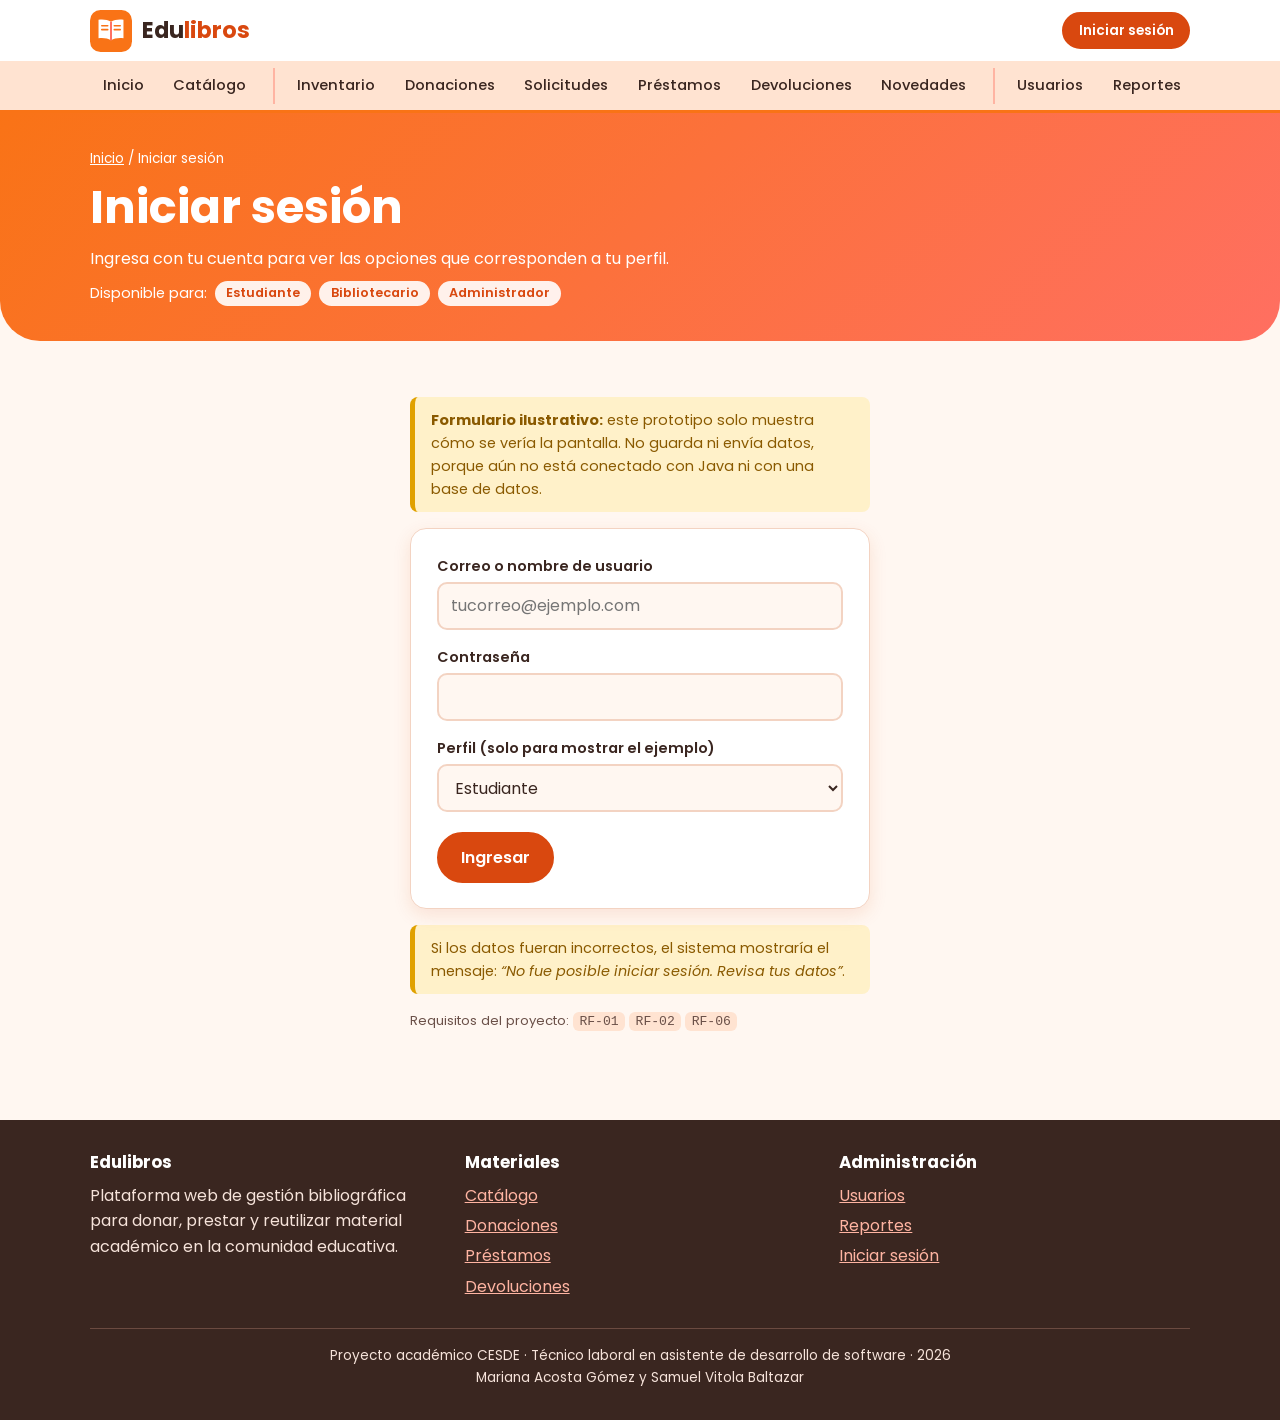
<file: INTERFAZ_WEB/login.html>
<!DOCTYPE html>
<html lang="es">
<head>
  <meta charset="UTF-8">
  <meta name="viewport" content="width=device-width, initial-scale=1">
  <title>Iniciar sesión | Edulibros</title>
  <meta name="description" content="Formulario ilustrativo de ingreso a Edulibros para estudiantes, bibliotecarios y administradores.">
  <meta property="og:title" content="Iniciar sesión | Edulibros">
  <meta property="og:description" content="Formulario ilustrativo de ingreso a Edulibros para estudiantes, bibliotecarios y administradores.">
  <meta property="og:type" content="website">
  <meta property="og:locale" content="es_CO">
  <link rel="icon" href="assets/images/logo-edulibros.svg" type="image/svg+xml">
  <link rel="preconnect" href="https://fonts.googleapis.com">
  <link rel="preconnect" href="https://fonts.gstatic.com" crossorigin>
  <link href="https://fonts.googleapis.com/css2?family=Poppins:wght@400;500;600;700&display=swap" rel="stylesheet">
  <link rel="stylesheet" href="css/styles.css">
</head>
<body>
  <a class="salto" href="#contenido">Saltar al contenido</a>

  <header class="encabezado">
    <div class="contenedor encabezado-superior">
      <a class="logo" href="index.html" aria-label="Edulibros, ir al inicio">
        <img src="assets/images/logo-edulibros.svg" alt="Logo de Edulibros (provisional)" width="42" height="42">
        <p style="margin:0">Edu<span>libros</span></p>
      </a>
      <a class="boton boton-chico" href="login.html">Iniciar sesión</a>
    </div>
    <nav class="menu" aria-label="Menú principal">
      <ul>
        <li><a href="index.html">Inicio</a></li>
        <li><a href="catalogo.html">Catálogo</a></li>
        <li class="grupo"><a href="inventario.html">Inventario</a></li>
        <li><a href="donaciones.html">Donaciones</a></li>
        <li><a href="solicitudes.html">Solicitudes</a></li>
        <li><a href="prestamos.html">Préstamos</a></li>
        <li><a href="devoluciones.html">Devoluciones</a></li>
        <li><a href="novedades.html">Novedades</a></li>
        <li class="grupo"><a href="usuarios.html">Usuarios</a></li>
        <li><a href="reportes.html">Reportes</a></li>
      </ul>
    </nav>
  </header>

  <main id="contenido">
    <section class="titulo-pagina">
      <div class="contenedor">
        <p class="migas"><a href="index.html">Inicio</a> / Iniciar sesión</p>
        <h1>Iniciar sesión</h1>
        <p>Ingresa con tu cuenta para ver las opciones que corresponden a tu perfil.</p>
        <div class="roles"><span>Disponible para:</span> <span class="etiqueta">Estudiante</span><span class="etiqueta">Bibliotecario</span><span class="etiqueta">Administrador</span></div>
      </div>
    </section>

    <section class="seccion">
      <div class="contenedor login-caja">
        <p class="nota"><strong>Formulario ilustrativo:</strong> este prototipo solo muestra cómo se vería la pantalla. No guarda ni envía datos, porque aún no está conectado con Java ni con una base de datos.</p>
        <form class="formulario" aria-label="Iniciar sesión">
          <div class="campos" style="grid-template-columns:1fr">
            <div class="campo">
              <label for="usuario">Correo o nombre de usuario</label>
              <input id="usuario" type="text" autocomplete="username" placeholder="tucorreo@ejemplo.com">
            </div>
            <div class="campo">
              <label for="clave">Contraseña</label>
              <input id="clave" type="password" autocomplete="current-password">
            </div>
            <div class="campo">
              <label for="perfil">Perfil (solo para mostrar el ejemplo)</label>
              <select id="perfil">
                <option>Estudiante</option>
                <option>Bibliotecario</option>
                <option>Administrador</option>
              </select>
            </div>
          </div>
          <div class="acciones"><button class="boton" type="button">Ingresar</button></div>
        </form>
        <p class="nota">Si los datos fueran incorrectos, el sistema mostraría el mensaje: <em>“No fue posible iniciar sesión. Revisa tus datos”</em>.</p>
        <p class="referencia">Requisitos del proyecto: <code>RF-01</code> <code>RF-02</code> <code>RF-06</code></p>
      </div>
    </section>
  </main>

  <footer class="pie">
    <div class="contenedor">
      <div class="pie-grid">
        <div>
          <h2>Edulibros</h2>
          <p>Plataforma web de gestión bibliográfica para donar, prestar y reutilizar material académico en la comunidad educativa.</p>
        </div>
        <div>
          <h2>Materiales</h2>
          <ul>
            <li><a href="catalogo.html">Catálogo</a></li>
            <li><a href="donaciones.html">Donaciones</a></li>
            <li><a href="prestamos.html">Préstamos</a></li>
            <li><a href="devoluciones.html">Devoluciones</a></li>
          </ul>
        </div>
        <div>
          <h2>Administración</h2>
          <ul>
            <li><a href="usuarios.html">Usuarios</a></li>
            <li><a href="reportes.html">Reportes</a></li>
            <li><a href="login.html">Iniciar sesión</a></li>
          </ul>
        </div>
      </div>
      <p class="copia">Proyecto académico CESDE · Técnico laboral en asistente de desarrollo de software · 2026<br>
      Mariana Acosta Gómez y Samuel Vitola Baltazar</p>
    </div>
  </footer>
</body>
</html>
</file>
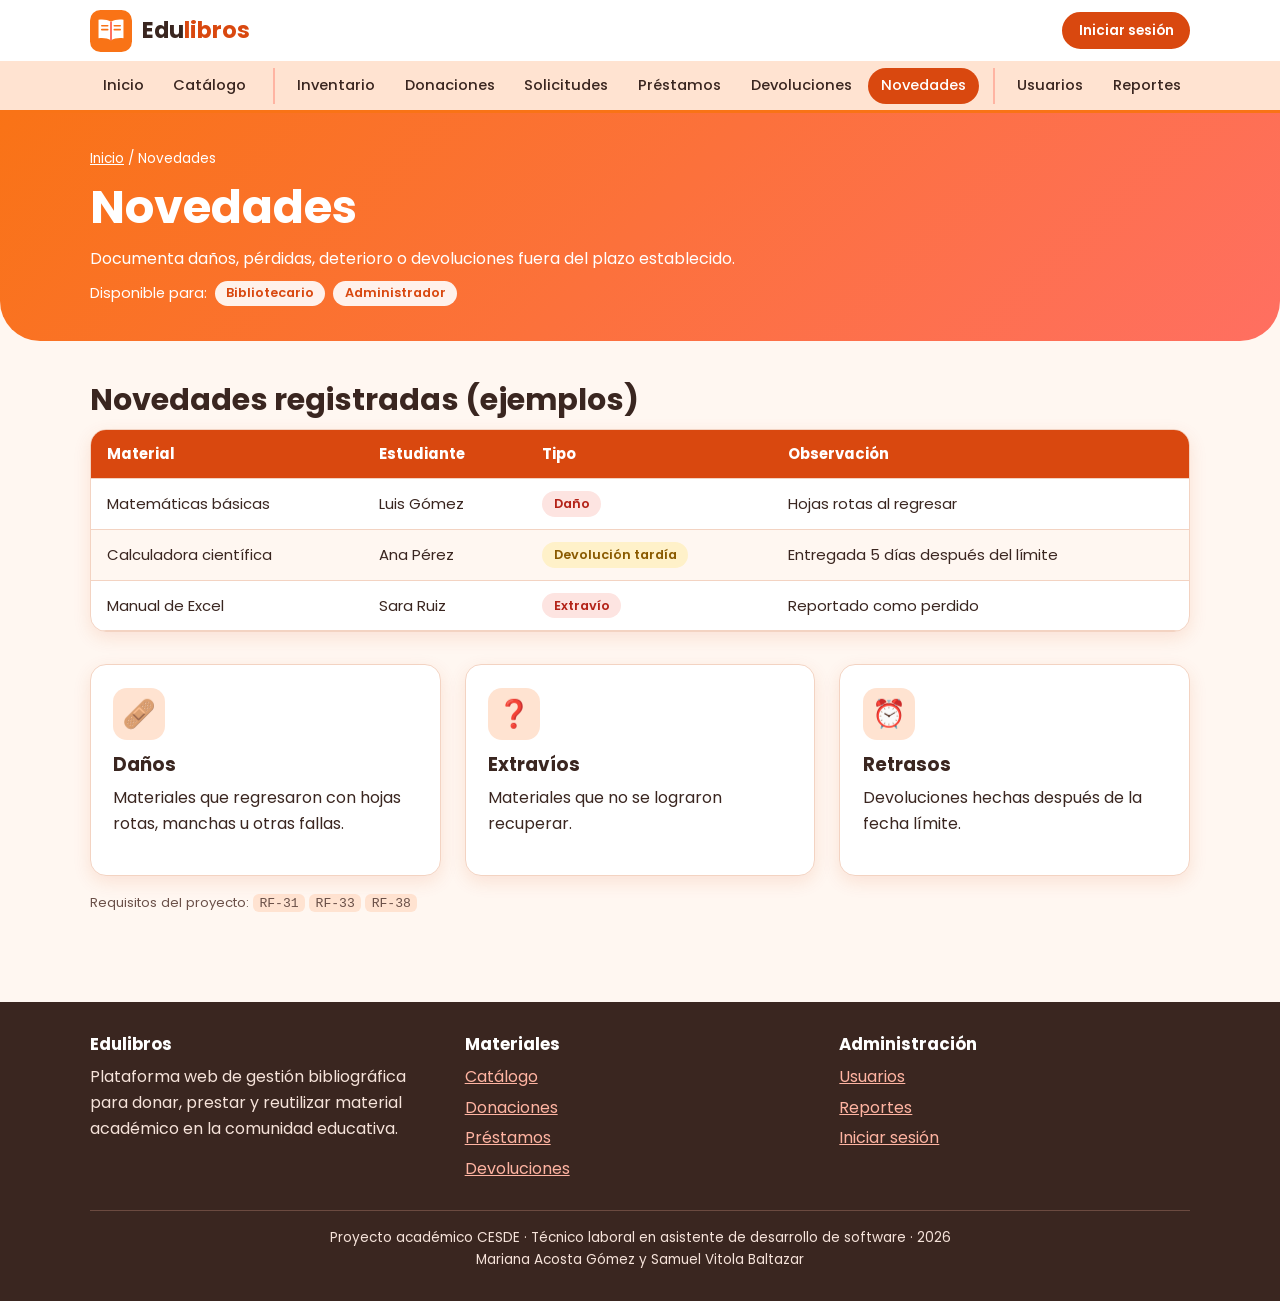
<file: INTERFAZ_WEB/novedades.html>
<!DOCTYPE html>
<html lang="es">
<head>
  <meta charset="UTF-8">
  <meta name="viewport" content="width=device-width, initial-scale=1">
  <title>Novedades | Edulibros</title>
  <meta name="description" content="Consulta daños, pérdidas, deterioro y devoluciones tardías de los materiales de Edulibros.">
  <meta property="og:title" content="Novedades | Edulibros">
  <meta property="og:description" content="Consulta daños, pérdidas, deterioro y devoluciones tardías de los materiales de Edulibros.">
  <meta property="og:type" content="website">
  <meta property="og:locale" content="es_CO">
  <link rel="icon" href="assets/images/logo-edulibros.svg" type="image/svg+xml">
  <link rel="preconnect" href="https://fonts.googleapis.com">
  <link rel="preconnect" href="https://fonts.gstatic.com" crossorigin>
  <link href="https://fonts.googleapis.com/css2?family=Poppins:wght@400;500;600;700&display=swap" rel="stylesheet">
  <link rel="stylesheet" href="css/styles.css">
</head>
<body>
  <a class="salto" href="#contenido">Saltar al contenido</a>

  <header class="encabezado">
    <div class="contenedor encabezado-superior">
      <a class="logo" href="index.html" aria-label="Edulibros, ir al inicio">
        <img src="assets/images/logo-edulibros.svg" alt="Logo de Edulibros (provisional)" width="42" height="42">
        <p style="margin:0">Edu<span>libros</span></p>
      </a>
      <a class="boton boton-chico" href="login.html">Iniciar sesión</a>
    </div>
    <nav class="menu" aria-label="Menú principal">
      <ul>
        <li><a href="index.html">Inicio</a></li>
        <li><a href="catalogo.html">Catálogo</a></li>
        <li class="grupo"><a href="inventario.html">Inventario</a></li>
        <li><a href="donaciones.html">Donaciones</a></li>
        <li><a href="solicitudes.html">Solicitudes</a></li>
        <li><a href="prestamos.html">Préstamos</a></li>
        <li><a href="devoluciones.html">Devoluciones</a></li>
        <li><a href="novedades.html" aria-current="page">Novedades</a></li>
        <li class="grupo"><a href="usuarios.html">Usuarios</a></li>
        <li><a href="reportes.html">Reportes</a></li>
      </ul>
    </nav>
  </header>

  <main id="contenido">
    <section class="titulo-pagina">
      <div class="contenedor">
        <p class="migas"><a href="index.html">Inicio</a> / Novedades</p>
        <h1>Novedades</h1>
        <p>Documenta daños, pérdidas, deterioro o devoluciones fuera del plazo establecido.</p>
        <div class="roles"><span>Disponible para:</span> <span class="etiqueta">Bibliotecario</span><span class="etiqueta">Administrador</span></div>
      </div>
    </section>

    <section class="seccion">
      <div class="contenedor">
        <h2 style="text-align:left">Novedades registradas (ejemplos)</h2>
        <div class="tabla-scroll">
          <table>
            <thead><tr><th>Material</th><th>Estudiante</th><th>Tipo</th><th>Observación</th></tr></thead>
            <tbody>
              <tr><td>Matemáticas básicas</td><td>Luis Gómez</td><td><span class="etiqueta mal">Daño</span></td><td>Hojas rotas al regresar</td></tr>
              <tr><td>Calculadora científica</td><td>Ana Pérez</td><td><span class="etiqueta aviso">Devolución tardía</span></td><td>Entregada 5 días después del límite</td></tr>
              <tr><td>Manual de Excel</td><td>Sara Ruiz</td><td><span class="etiqueta mal">Extravío</span></td><td>Reportado como perdido</td></tr>
            </tbody>
          </table>
        </div>
        <div class="rejilla" style="margin-top:2rem">
          <article class="tarjeta"><div class="icono" aria-hidden="true">🩹</div><h3>Daños</h3><p>Materiales que regresaron con hojas rotas, manchas u otras fallas.</p></article>
          <article class="tarjeta"><div class="icono" aria-hidden="true">❓</div><h3>Extravíos</h3><p>Materiales que no se lograron recuperar.</p></article>
          <article class="tarjeta"><div class="icono" aria-hidden="true">⏰</div><h3>Retrasos</h3><p>Devoluciones hechas después de la fecha límite.</p></article>
        </div>
        <p class="referencia">Requisitos del proyecto: <code>RF-31</code> <code>RF-33</code> <code>RF-38</code></p>
      </div>
    </section>
  </main>

  <footer class="pie">
    <div class="contenedor">
      <div class="pie-grid">
        <div>
          <h2>Edulibros</h2>
          <p>Plataforma web de gestión bibliográfica para donar, prestar y reutilizar material académico en la comunidad educativa.</p>
        </div>
        <div>
          <h2>Materiales</h2>
          <ul>
            <li><a href="catalogo.html">Catálogo</a></li>
            <li><a href="donaciones.html">Donaciones</a></li>
            <li><a href="prestamos.html">Préstamos</a></li>
            <li><a href="devoluciones.html">Devoluciones</a></li>
          </ul>
        </div>
        <div>
          <h2>Administración</h2>
          <ul>
            <li><a href="usuarios.html">Usuarios</a></li>
            <li><a href="reportes.html">Reportes</a></li>
            <li><a href="login.html">Iniciar sesión</a></li>
          </ul>
        </div>
      </div>
      <p class="copia">Proyecto académico CESDE · Técnico laboral en asistente de desarrollo de software · 2026<br>
      Mariana Acosta Gómez y Samuel Vitola Baltazar</p>
    </div>
  </footer>
</body>
</html>
</file>
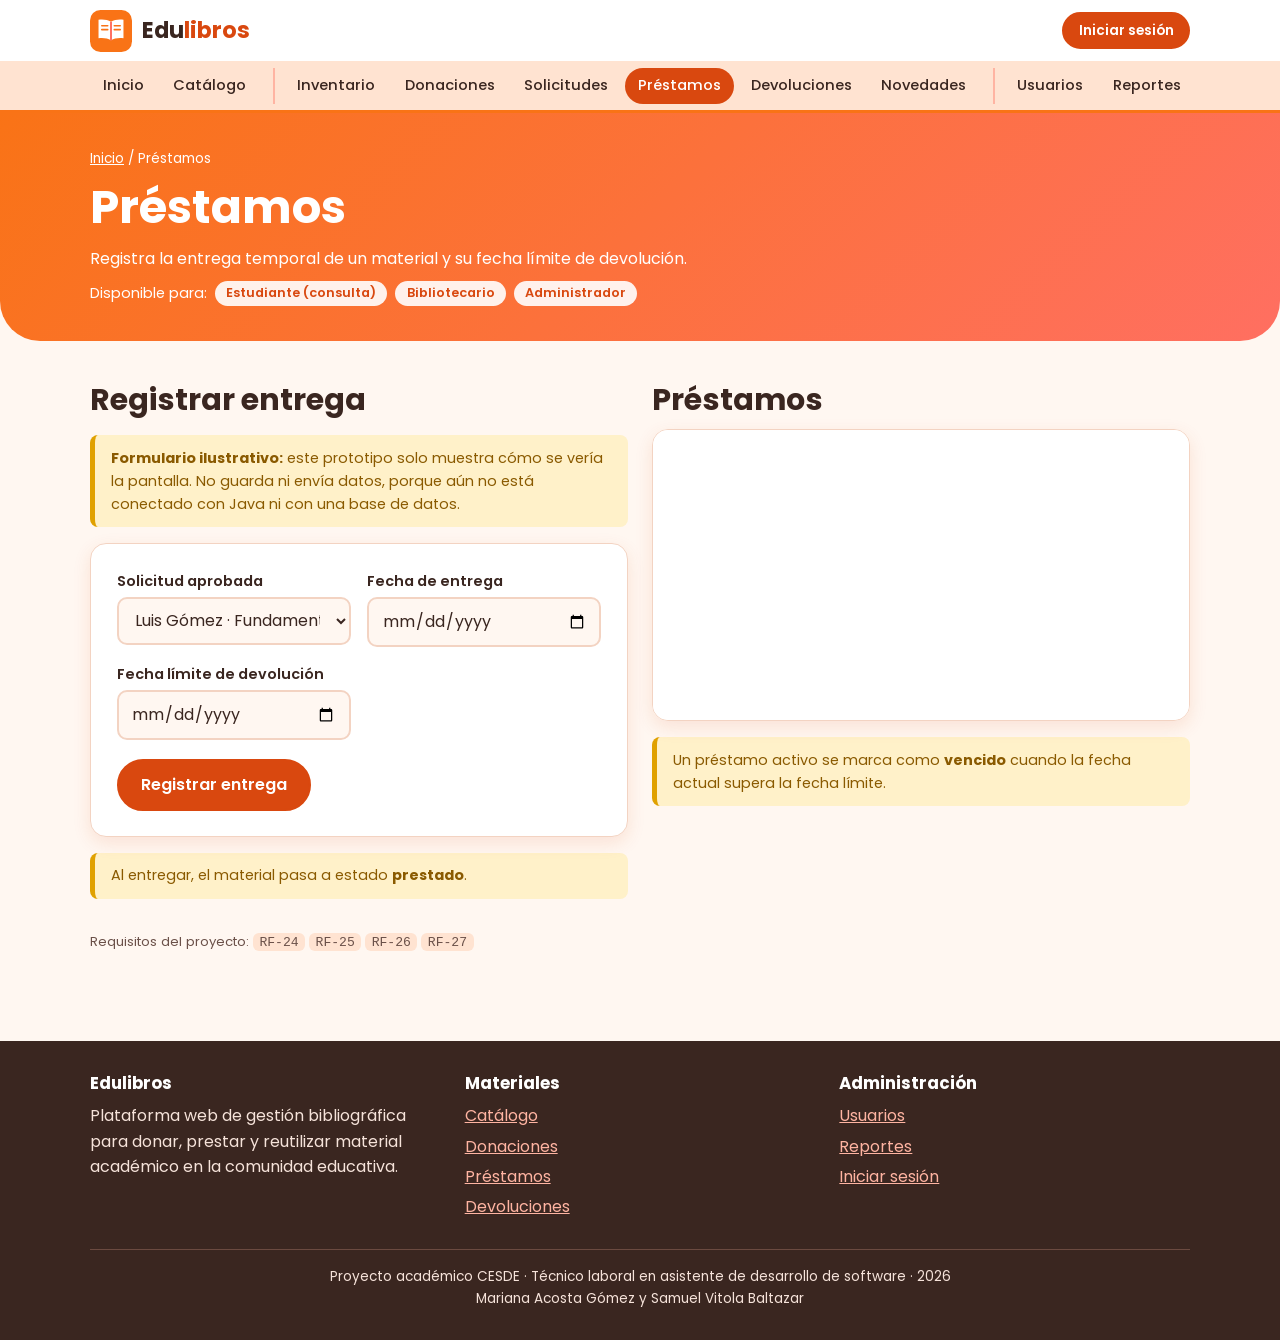
<file: INTERFAZ_WEB/prestamos.html>
<!DOCTYPE html>
<html lang="es">
<head>
  <meta charset="UTF-8">
  <meta name="viewport" content="width=device-width, initial-scale=1">
  <title>Préstamos | Edulibros</title>
  <meta name="description" content="Consulta préstamos activos, vencidos y finalizados, con sus fechas límite de devolución.">
  <meta property="og:title" content="Préstamos | Edulibros">
  <meta property="og:description" content="Consulta préstamos activos, vencidos y finalizados, con sus fechas límite de devolución.">
  <meta property="og:type" content="website">
  <meta property="og:locale" content="es_CO">
  <link rel="icon" href="assets/images/logo-edulibros.svg" type="image/svg+xml">
  <link rel="preconnect" href="https://fonts.googleapis.com">
  <link rel="preconnect" href="https://fonts.gstatic.com" crossorigin>
  <link href="https://fonts.googleapis.com/css2?family=Poppins:wght@400;500;600;700&display=swap" rel="stylesheet">
  <link rel="stylesheet" href="css/styles.css">
</head>
<body>
  <a class="salto" href="#contenido">Saltar al contenido</a>

  <header class="encabezado">
    <div class="contenedor encabezado-superior">
      <a class="logo" href="index.html" aria-label="Edulibros, ir al inicio">
        <img src="assets/images/logo-edulibros.svg" alt="Logo de Edulibros (provisional)" width="42" height="42">
        <p style="margin:0">Edu<span>libros</span></p>
      </a>
      <a class="boton boton-chico" href="login.html">Iniciar sesión</a>
    </div>
    <nav class="menu" aria-label="Menú principal">
      <ul>
        <li><a href="index.html">Inicio</a></li>
        <li><a href="catalogo.html">Catálogo</a></li>
        <li class="grupo"><a href="inventario.html">Inventario</a></li>
        <li><a href="donaciones.html">Donaciones</a></li>
        <li><a href="solicitudes.html">Solicitudes</a></li>
        <li><a href="prestamos.html" aria-current="page">Préstamos</a></li>
        <li><a href="devoluciones.html">Devoluciones</a></li>
        <li><a href="novedades.html">Novedades</a></li>
        <li class="grupo"><a href="usuarios.html">Usuarios</a></li>
        <li><a href="reportes.html">Reportes</a></li>
      </ul>
    </nav>
  </header>

  <main id="contenido">
    <section class="titulo-pagina">
      <div class="contenedor">
        <p class="migas"><a href="index.html">Inicio</a> / Préstamos</p>
        <h1>Préstamos</h1>
        <p>Registra la entrega temporal de un material y su fecha límite de devolución.</p>
        <div class="roles"><span>Disponible para:</span> <span class="etiqueta">Estudiante (consulta)</span><span class="etiqueta">Bibliotecario</span><span class="etiqueta">Administrador</span></div>
      </div>
    </section>

    <section class="seccion">
      <div class="contenedor dos-columnas">
        <div>
          <h2 style="text-align:left">Registrar entrega</h2>
          <p class="nota"><strong>Formulario ilustrativo:</strong> este prototipo solo muestra cómo se vería la pantalla. No guarda ni envía datos, porque aún no está conectado con Java ni con una base de datos.</p>
          <form class="formulario" aria-label="Registrar entrega del material">
            <div class="campos">
              <div class="campo">
                <label for="sol">Solicitud aprobada</label>
                <select id="sol">
                  <option>Luis Gómez · Fundamentos de programación</option>
                </select>
              </div>
              <div class="campo">
                <label for="f-entrega">Fecha de entrega</label>
                <input id="f-entrega" type="date">
              </div>
              <div class="campo">
                <label for="f-limite">Fecha límite de devolución</label>
                <input id="f-limite" type="date">
              </div>
            </div>
            <div class="acciones"><button class="boton" type="button">Registrar entrega</button></div>
          </form>
          <p class="nota">Al entregar, el material pasa a estado <strong>prestado</strong>.</p>
        </div>
        <div>
          <h2 style="text-align:left">Préstamos</h2>
          <div class="tabla-scroll">
            <table>
              <thead><tr><th>Estudiante</th><th>Material</th><th>Entrega</th><th>Límite</th><th>Estado</th></tr></thead>
              <tbody>
                <tr><td>Luis Gómez</td><td>Fundamentos de programación</td><td>09/11/2026</td><td>23/11/2026</td><td><span class="etiqueta info">Activo</span></td></tr>
                <tr><td>Ana Pérez</td><td>Calculadora científica</td><td>20/10/2026</td><td>03/11/2026</td><td><span class="etiqueta mal">Vencido</span></td></tr>
                <tr><td>Sara Ruiz</td><td>Lógica computacional</td><td>01/10/2026</td><td>15/10/2026</td><td><span class="etiqueta ok">Finalizado</span></td></tr>
              </tbody>
            </table>
          </div>
          <p class="nota">Un préstamo activo se marca como <strong>vencido</strong> cuando la fecha actual supera la fecha límite.</p>
        </div>
      </div>
      <div class="contenedor">
        <p class="referencia">Requisitos del proyecto: <code>RF-24</code> <code>RF-25</code> <code>RF-26</code> <code>RF-27</code></p>
      </div>
    </section>
  </main>

  <footer class="pie">
    <div class="contenedor">
      <div class="pie-grid">
        <div>
          <h2>Edulibros</h2>
          <p>Plataforma web de gestión bibliográfica para donar, prestar y reutilizar material académico en la comunidad educativa.</p>
        </div>
        <div>
          <h2>Materiales</h2>
          <ul>
            <li><a href="catalogo.html">Catálogo</a></li>
            <li><a href="donaciones.html">Donaciones</a></li>
            <li><a href="prestamos.html">Préstamos</a></li>
            <li><a href="devoluciones.html">Devoluciones</a></li>
          </ul>
        </div>
        <div>
          <h2>Administración</h2>
          <ul>
            <li><a href="usuarios.html">Usuarios</a></li>
            <li><a href="reportes.html">Reportes</a></li>
            <li><a href="login.html">Iniciar sesión</a></li>
          </ul>
        </div>
      </div>
      <p class="copia">Proyecto académico CESDE · Técnico laboral en asistente de desarrollo de software · 2026<br>
      Mariana Acosta Gómez y Samuel Vitola Baltazar</p>
    </div>
  </footer>
</body>
</html>
</file>
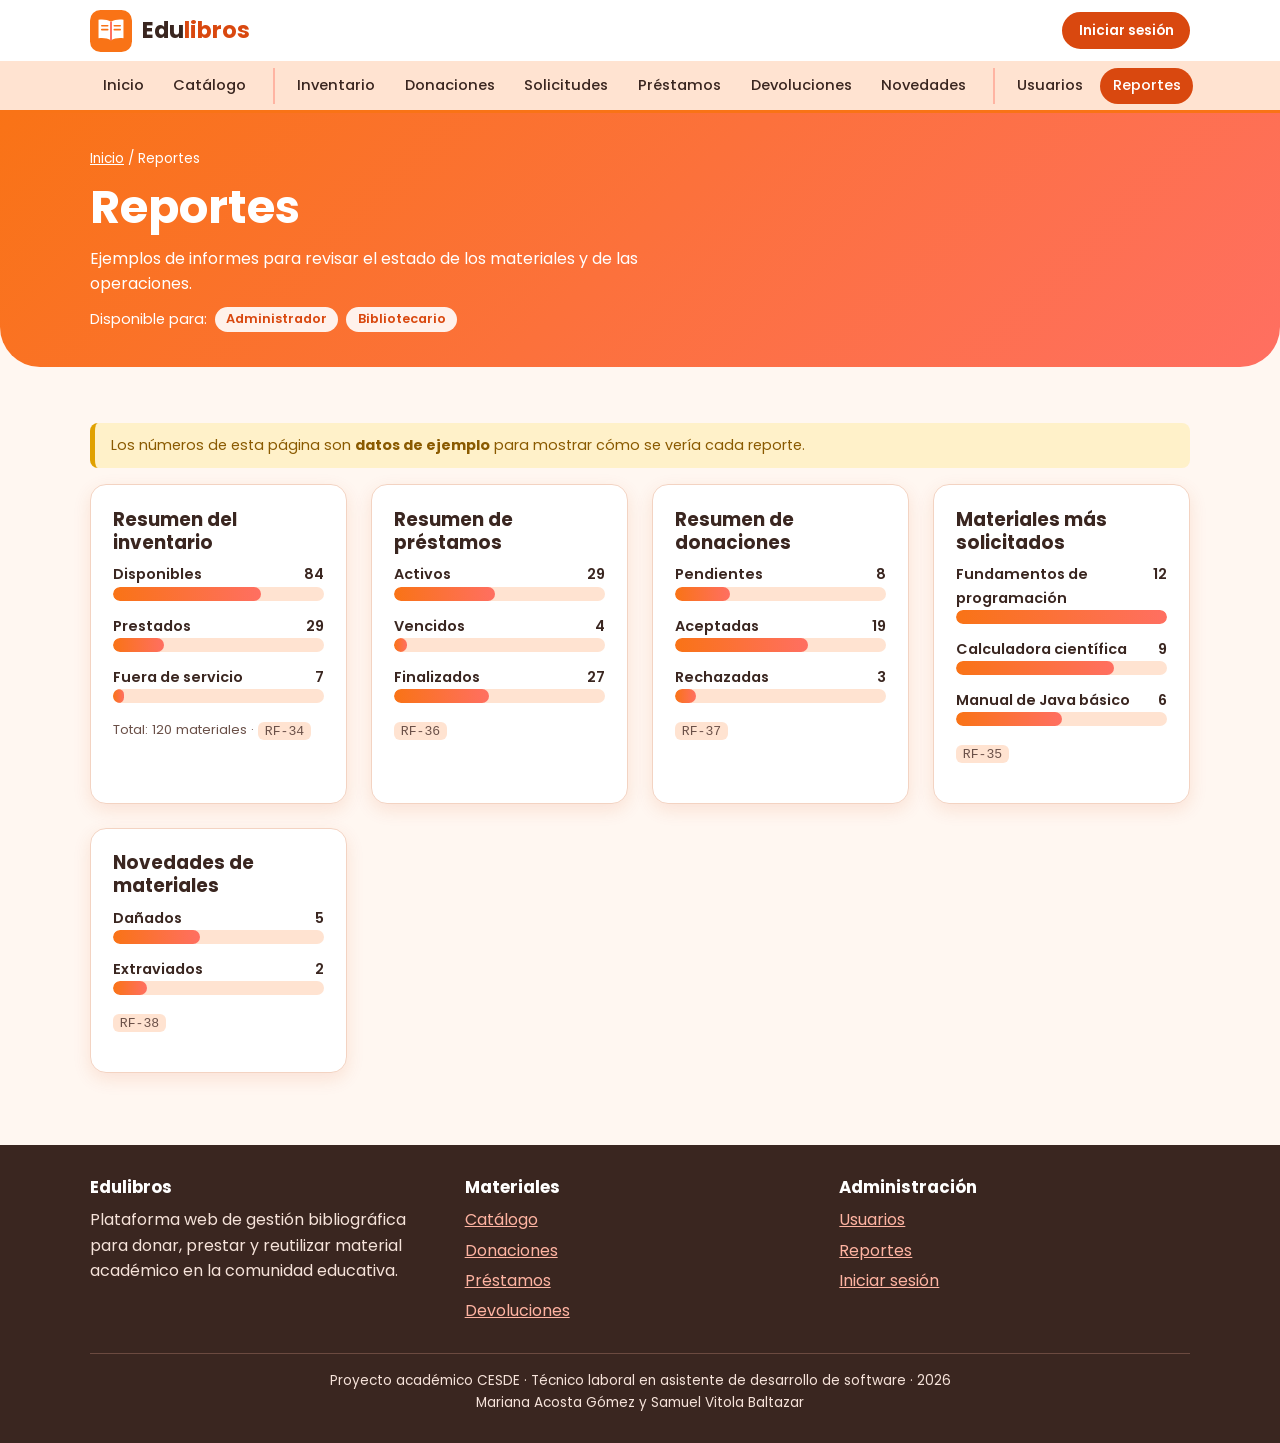
<file: INTERFAZ_WEB/reportes.html>
<!DOCTYPE html>
<html lang="es">
<head>
  <meta charset="UTF-8">
  <meta name="viewport" content="width=device-width, initial-scale=1">
  <title>Reportes | Edulibros</title>
  <meta name="description" content="Reportes básicos de inventario, préstamos, donaciones, materiales más solicitados y novedades.">
  <meta property="og:title" content="Reportes | Edulibros">
  <meta property="og:description" content="Reportes básicos de inventario, préstamos, donaciones, materiales más solicitados y novedades.">
  <meta property="og:type" content="website">
  <meta property="og:locale" content="es_CO">
  <link rel="icon" href="assets/images/logo-edulibros.svg" type="image/svg+xml">
  <link rel="preconnect" href="https://fonts.googleapis.com">
  <link rel="preconnect" href="https://fonts.gstatic.com" crossorigin>
  <link href="https://fonts.googleapis.com/css2?family=Poppins:wght@400;500;600;700&display=swap" rel="stylesheet">
  <link rel="stylesheet" href="css/styles.css">
</head>
<body>
  <a class="salto" href="#contenido">Saltar al contenido</a>

  <header class="encabezado">
    <div class="contenedor encabezado-superior">
      <a class="logo" href="index.html" aria-label="Edulibros, ir al inicio">
        <img src="assets/images/logo-edulibros.svg" alt="Logo de Edulibros (provisional)" width="42" height="42">
        <p style="margin:0">Edu<span>libros</span></p>
      </a>
      <a class="boton boton-chico" href="login.html">Iniciar sesión</a>
    </div>
    <nav class="menu" aria-label="Menú principal">
      <ul>
        <li><a href="index.html">Inicio</a></li>
        <li><a href="catalogo.html">Catálogo</a></li>
        <li class="grupo"><a href="inventario.html">Inventario</a></li>
        <li><a href="donaciones.html">Donaciones</a></li>
        <li><a href="solicitudes.html">Solicitudes</a></li>
        <li><a href="prestamos.html">Préstamos</a></li>
        <li><a href="devoluciones.html">Devoluciones</a></li>
        <li><a href="novedades.html">Novedades</a></li>
        <li class="grupo"><a href="usuarios.html">Usuarios</a></li>
        <li><a href="reportes.html" aria-current="page">Reportes</a></li>
      </ul>
    </nav>
  </header>

  <main id="contenido">
    <section class="titulo-pagina">
      <div class="contenedor">
        <p class="migas"><a href="index.html">Inicio</a> / Reportes</p>
        <h1>Reportes</h1>
        <p>Ejemplos de informes para revisar el estado de los materiales y de las operaciones.</p>
        <div class="roles"><span>Disponible para:</span> <span class="etiqueta">Administrador</span><span class="etiqueta">Bibliotecario</span></div>
      </div>
    </section>

    <section class="seccion">
      <div class="contenedor">
        <p class="nota">Los números de esta página son <strong>datos de ejemplo</strong> para mostrar cómo se vería cada reporte.</p>
        <div class="rejilla">
          <article class="tarjeta">
            <h3>Resumen del inventario</h3>
            <div class="barra-fila"><div class="nombre"><span>Disponibles</span><span>84</span></div><div class="barra" role="img" aria-label="Disponibles: 84"><span style="width:70%"></span></div></div>
            <div class="barra-fila"><div class="nombre"><span>Prestados</span><span>29</span></div><div class="barra" role="img" aria-label="Prestados: 29"><span style="width:24%"></span></div></div>
            <div class="barra-fila"><div class="nombre"><span>Fuera de servicio</span><span>7</span></div><div class="barra" role="img" aria-label="Fuera de servicio: 7"><span style="width:5%"></span></div></div>
            <p class="referencia">Total: 120 materiales · <code>RF-34</code></p>
          </article>
          <article class="tarjeta">
            <h3>Resumen de préstamos</h3>
            <div class="barra-fila"><div class="nombre"><span>Activos</span><span>29</span></div><div class="barra" role="img" aria-label="Activos: 29"><span style="width:48%"></span></div></div>
            <div class="barra-fila"><div class="nombre"><span>Vencidos</span><span>4</span></div><div class="barra" role="img" aria-label="Vencidos: 4"><span style="width:6%"></span></div></div>
            <div class="barra-fila"><div class="nombre"><span>Finalizados</span><span>27</span></div><div class="barra" role="img" aria-label="Finalizados: 27"><span style="width:45%"></span></div></div>
            <p class="referencia"><code>RF-36</code></p>
          </article>
          <article class="tarjeta">
            <h3>Resumen de donaciones</h3>
            <div class="barra-fila"><div class="nombre"><span>Pendientes</span><span>8</span></div><div class="barra" role="img" aria-label="Pendientes: 8"><span style="width:26%"></span></div></div>
            <div class="barra-fila"><div class="nombre"><span>Aceptadas</span><span>19</span></div><div class="barra" role="img" aria-label="Aceptadas: 19"><span style="width:63%"></span></div></div>
            <div class="barra-fila"><div class="nombre"><span>Rechazadas</span><span>3</span></div><div class="barra" role="img" aria-label="Rechazadas: 3"><span style="width:10%"></span></div></div>
            <p class="referencia"><code>RF-37</code></p>
          </article>
          <article class="tarjeta">
            <h3>Materiales más solicitados</h3>
            <div class="barra-fila"><div class="nombre"><span>Fundamentos de programación</span><span>12</span></div><div class="barra" role="img" aria-label="Fundamentos de programación: 12"><span style="width:100%"></span></div></div>
            <div class="barra-fila"><div class="nombre"><span>Calculadora científica</span><span>9</span></div><div class="barra" role="img" aria-label="Calculadora científica: 9"><span style="width:75%"></span></div></div>
            <div class="barra-fila"><div class="nombre"><span>Manual de Java básico</span><span>6</span></div><div class="barra" role="img" aria-label="Manual de Java básico: 6"><span style="width:50%"></span></div></div>
            <p class="referencia"><code>RF-35</code></p>
          </article>
          <article class="tarjeta">
            <h3>Novedades de materiales</h3>
            <div class="barra-fila"><div class="nombre"><span>Dañados</span><span>5</span></div><div class="barra" role="img" aria-label="Dañados: 5"><span style="width:41%"></span></div></div>
            <div class="barra-fila"><div class="nombre"><span>Extraviados</span><span>2</span></div><div class="barra" role="img" aria-label="Extraviados: 2"><span style="width:16%"></span></div></div>
            <p class="referencia"><code>RF-38</code></p>
          </article>
        </div>
      </div>
    </section>
  </main>

  <footer class="pie">
    <div class="contenedor">
      <div class="pie-grid">
        <div>
          <h2>Edulibros</h2>
          <p>Plataforma web de gestión bibliográfica para donar, prestar y reutilizar material académico en la comunidad educativa.</p>
        </div>
        <div>
          <h2>Materiales</h2>
          <ul>
            <li><a href="catalogo.html">Catálogo</a></li>
            <li><a href="donaciones.html">Donaciones</a></li>
            <li><a href="prestamos.html">Préstamos</a></li>
            <li><a href="devoluciones.html">Devoluciones</a></li>
          </ul>
        </div>
        <div>
          <h2>Administración</h2>
          <ul>
            <li><a href="usuarios.html">Usuarios</a></li>
            <li><a href="reportes.html">Reportes</a></li>
            <li><a href="login.html">Iniciar sesión</a></li>
          </ul>
        </div>
      </div>
      <p class="copia">Proyecto académico CESDE · Técnico laboral en asistente de desarrollo de software · 2026<br>
      Mariana Acosta Gómez y Samuel Vitola Baltazar</p>
    </div>
  </footer>
</body>
</html>
</file>
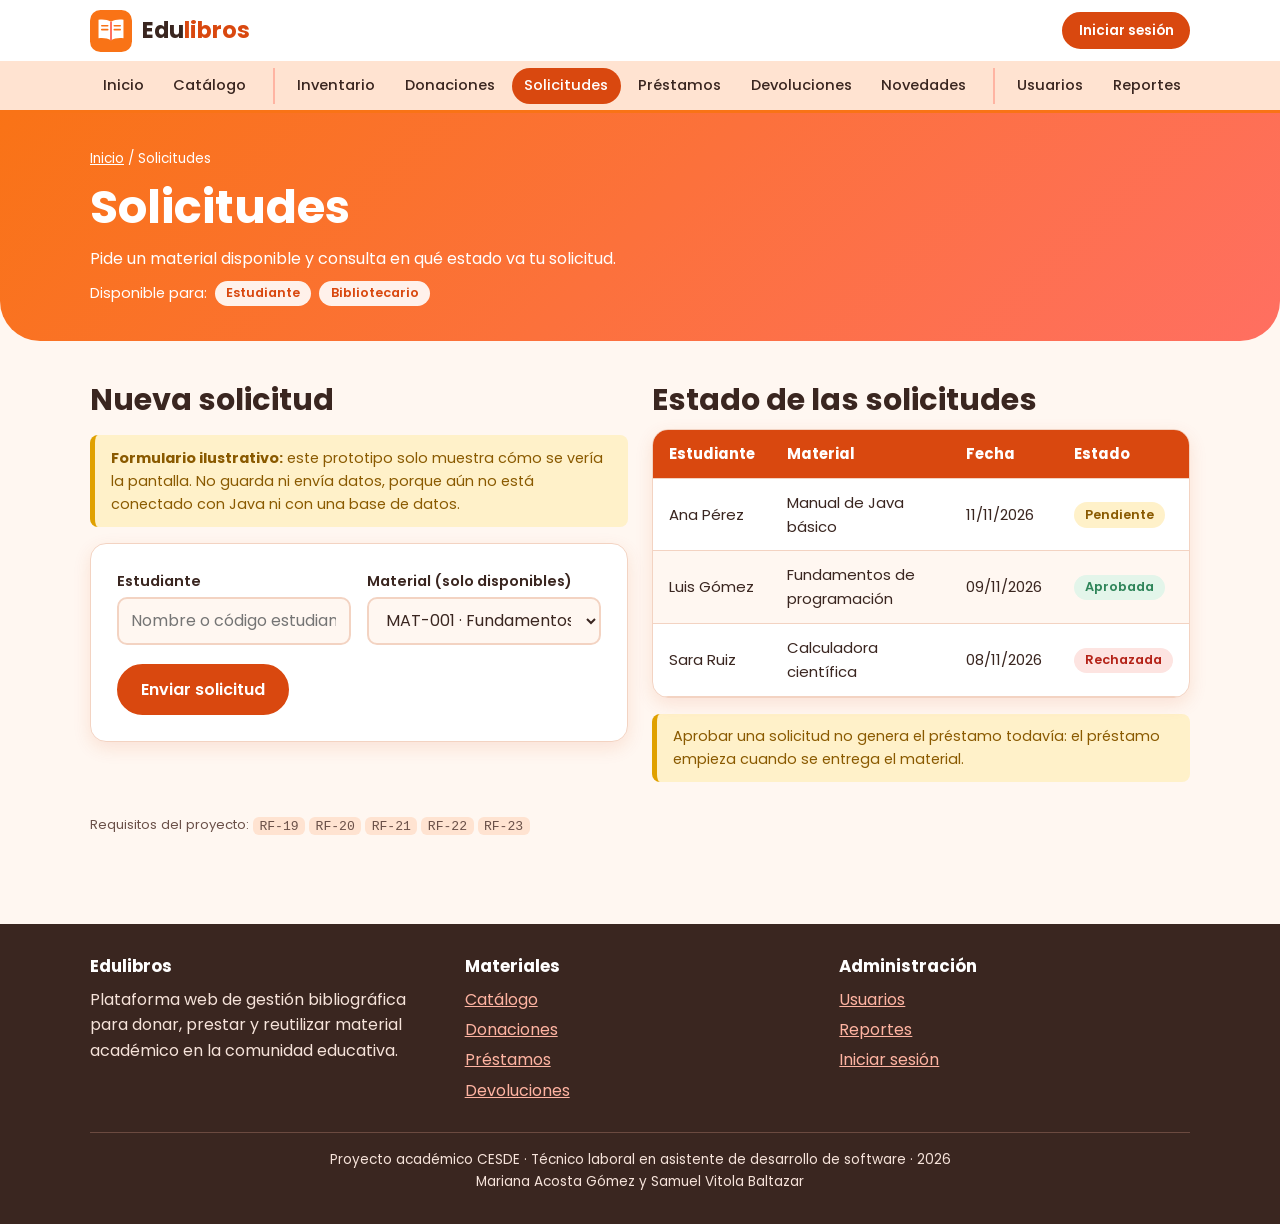
<file: INTERFAZ_WEB/solicitudes.html>
<!DOCTYPE html>
<html lang="es">
<head>
  <meta charset="UTF-8">
  <meta name="viewport" content="width=device-width, initial-scale=1">
  <title>Solicitudes | Edulibros</title>
  <meta name="description" content="Solicita materiales disponibles y consulta si tu solicitud está pendiente, aprobada o rechazada.">
  <meta property="og:title" content="Solicitudes | Edulibros">
  <meta property="og:description" content="Solicita materiales disponibles y consulta si tu solicitud está pendiente, aprobada o rechazada.">
  <meta property="og:type" content="website">
  <meta property="og:locale" content="es_CO">
  <link rel="icon" href="assets/images/logo-edulibros.svg" type="image/svg+xml">
  <link rel="preconnect" href="https://fonts.googleapis.com">
  <link rel="preconnect" href="https://fonts.gstatic.com" crossorigin>
  <link href="https://fonts.googleapis.com/css2?family=Poppins:wght@400;500;600;700&display=swap" rel="stylesheet">
  <link rel="stylesheet" href="css/styles.css">
</head>
<body>
  <a class="salto" href="#contenido">Saltar al contenido</a>

  <header class="encabezado">
    <div class="contenedor encabezado-superior">
      <a class="logo" href="index.html" aria-label="Edulibros, ir al inicio">
        <img src="assets/images/logo-edulibros.svg" alt="Logo de Edulibros (provisional)" width="42" height="42">
        <p style="margin:0">Edu<span>libros</span></p>
      </a>
      <a class="boton boton-chico" href="login.html">Iniciar sesión</a>
    </div>
    <nav class="menu" aria-label="Menú principal">
      <ul>
        <li><a href="index.html">Inicio</a></li>
        <li><a href="catalogo.html">Catálogo</a></li>
        <li class="grupo"><a href="inventario.html">Inventario</a></li>
        <li><a href="donaciones.html">Donaciones</a></li>
        <li><a href="solicitudes.html" aria-current="page">Solicitudes</a></li>
        <li><a href="prestamos.html">Préstamos</a></li>
        <li><a href="devoluciones.html">Devoluciones</a></li>
        <li><a href="novedades.html">Novedades</a></li>
        <li class="grupo"><a href="usuarios.html">Usuarios</a></li>
        <li><a href="reportes.html">Reportes</a></li>
      </ul>
    </nav>
  </header>

  <main id="contenido">
    <section class="titulo-pagina">
      <div class="contenedor">
        <p class="migas"><a href="index.html">Inicio</a> / Solicitudes</p>
        <h1>Solicitudes</h1>
        <p>Pide un material disponible y consulta en qué estado va tu solicitud.</p>
        <div class="roles"><span>Disponible para:</span> <span class="etiqueta">Estudiante</span><span class="etiqueta">Bibliotecario</span></div>
      </div>
    </section>

    <section class="seccion">
      <div class="contenedor dos-columnas">
        <div>
          <h2 style="text-align:left">Nueva solicitud</h2>
          <p class="nota"><strong>Formulario ilustrativo:</strong> este prototipo solo muestra cómo se vería la pantalla. No guarda ni envía datos, porque aún no está conectado con Java ni con una base de datos.</p>
          <form class="formulario" aria-label="Solicitar un material">
            <div class="campos">
              <div class="campo">
                <label for="est">Estudiante</label>
                <input id="est" type="text" placeholder="Nombre o código estudiantil">
              </div>
              <div class="campo">
                <label for="mat">Material (solo disponibles)</label>
                <select id="mat">
                  <option>MAT-001 · Fundamentos de programación</option>
                  <option>MAT-003 · Manual de Java básico</option>
                  <option>MAT-005 · Lógica computacional</option>
                </select>
              </div>
            </div>
            <div class="acciones"><button class="boton" type="button">Enviar solicitud</button></div>
          </form>
        </div>
        <div>
          <h2 style="text-align:left">Estado de las solicitudes</h2>
          <div class="tabla-scroll">
            <table>
              <thead><tr><th>Estudiante</th><th>Material</th><th>Fecha</th><th>Estado</th></tr></thead>
              <tbody>
                <tr><td>Ana Pérez</td><td>Manual de Java básico</td><td>11/11/2026</td><td><span class="etiqueta aviso">Pendiente</span></td></tr>
                <tr><td>Luis Gómez</td><td>Fundamentos de programación</td><td>09/11/2026</td><td><span class="etiqueta ok">Aprobada</span></td></tr>
                <tr><td>Sara Ruiz</td><td>Calculadora científica</td><td>08/11/2026</td><td><span class="etiqueta mal">Rechazada</span></td></tr>
              </tbody>
            </table>
          </div>
          <p class="nota">Aprobar una solicitud no genera el préstamo todavía: el préstamo empieza cuando se entrega el material.</p>
        </div>
      </div>
      <div class="contenedor">
        <p class="referencia">Requisitos del proyecto: <code>RF-19</code> <code>RF-20</code> <code>RF-21</code> <code>RF-22</code> <code>RF-23</code></p>
      </div>
    </section>
  </main>

  <footer class="pie">
    <div class="contenedor">
      <div class="pie-grid">
        <div>
          <h2>Edulibros</h2>
          <p>Plataforma web de gestión bibliográfica para donar, prestar y reutilizar material académico en la comunidad educativa.</p>
        </div>
        <div>
          <h2>Materiales</h2>
          <ul>
            <li><a href="catalogo.html">Catálogo</a></li>
            <li><a href="donaciones.html">Donaciones</a></li>
            <li><a href="prestamos.html">Préstamos</a></li>
            <li><a href="devoluciones.html">Devoluciones</a></li>
          </ul>
        </div>
        <div>
          <h2>Administración</h2>
          <ul>
            <li><a href="usuarios.html">Usuarios</a></li>
            <li><a href="reportes.html">Reportes</a></li>
            <li><a href="login.html">Iniciar sesión</a></li>
          </ul>
        </div>
      </div>
      <p class="copia">Proyecto académico CESDE · Técnico laboral en asistente de desarrollo de software · 2026<br>
      Mariana Acosta Gómez y Samuel Vitola Baltazar</p>
    </div>
  </footer>
</body>
</html>
</file>
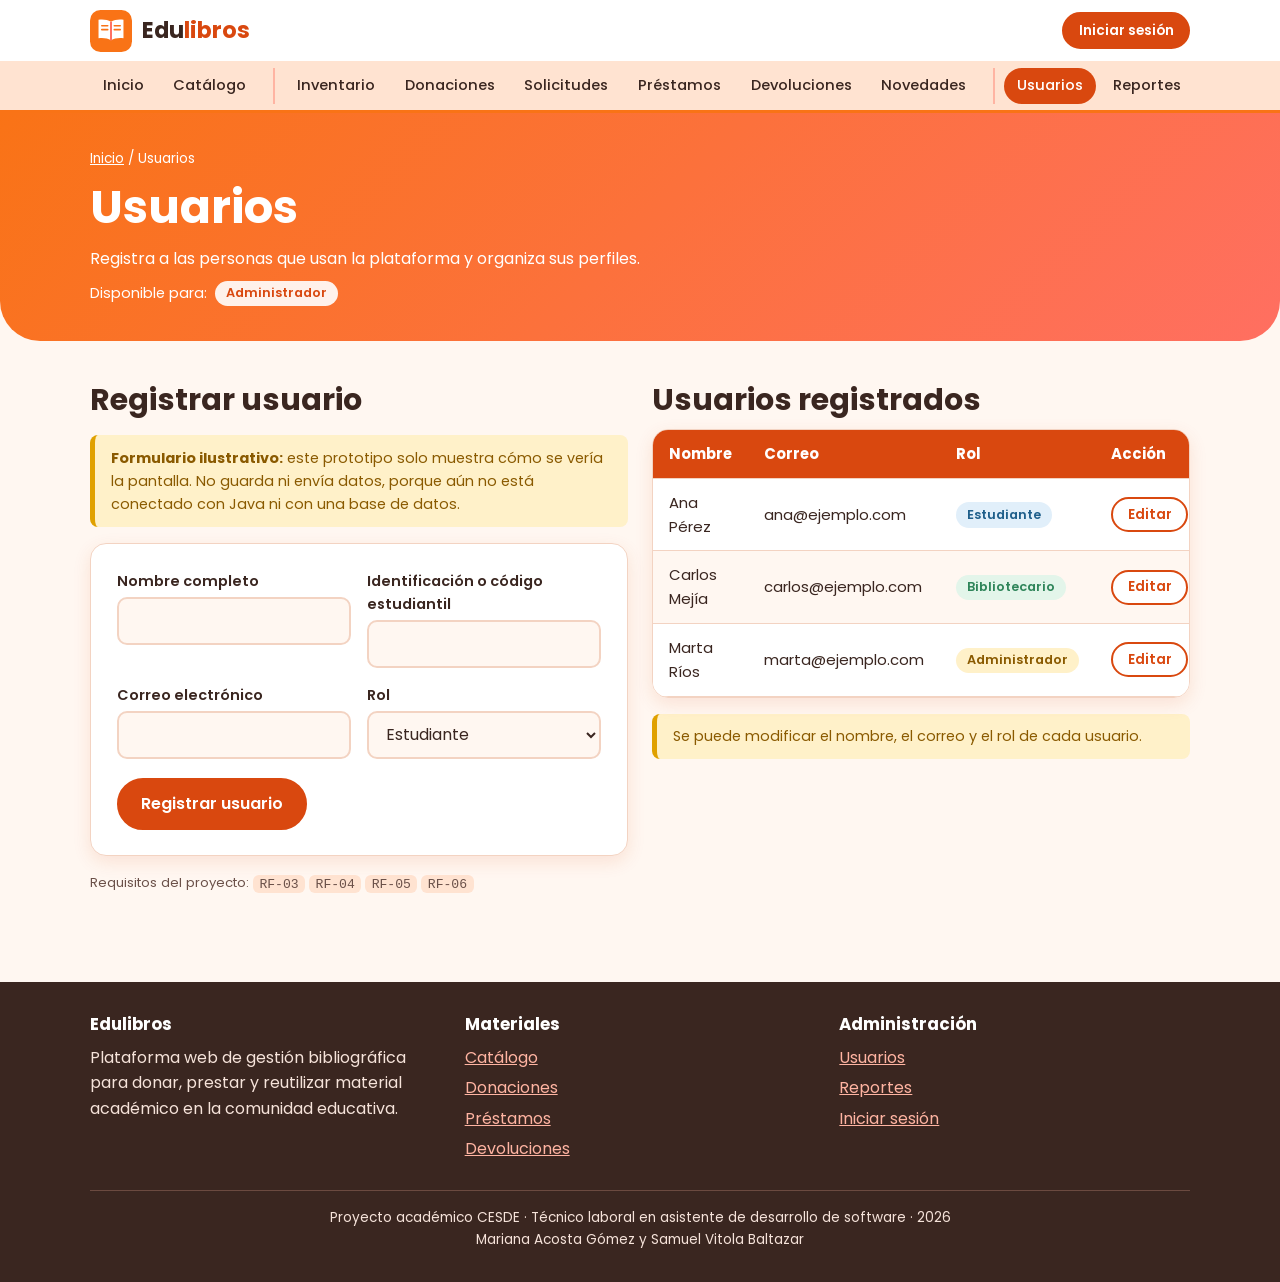
<file: INTERFAZ_WEB/usuarios.html>
<!DOCTYPE html>
<html lang="es">
<head>
  <meta charset="UTF-8">
  <meta name="viewport" content="width=device-width, initial-scale=1">
  <title>Usuarios | Edulibros</title>
  <meta name="description" content="Registra, consulta y actualiza los usuarios y roles de Edulibros: estudiantes, bibliotecarios y administradores.">
  <meta property="og:title" content="Usuarios | Edulibros">
  <meta property="og:description" content="Registra, consulta y actualiza los usuarios y roles de Edulibros: estudiantes, bibliotecarios y administradores.">
  <meta property="og:type" content="website">
  <meta property="og:locale" content="es_CO">
  <link rel="icon" href="assets/images/logo-edulibros.svg" type="image/svg+xml">
  <link rel="preconnect" href="https://fonts.googleapis.com">
  <link rel="preconnect" href="https://fonts.gstatic.com" crossorigin>
  <link href="https://fonts.googleapis.com/css2?family=Poppins:wght@400;500;600;700&display=swap" rel="stylesheet">
  <link rel="stylesheet" href="css/styles.css">
</head>
<body>
  <a class="salto" href="#contenido">Saltar al contenido</a>

  <header class="encabezado">
    <div class="contenedor encabezado-superior">
      <a class="logo" href="index.html" aria-label="Edulibros, ir al inicio">
        <img src="assets/images/logo-edulibros.svg" alt="Logo de Edulibros (provisional)" width="42" height="42">
        <p style="margin:0">Edu<span>libros</span></p>
      </a>
      <a class="boton boton-chico" href="login.html">Iniciar sesión</a>
    </div>
    <nav class="menu" aria-label="Menú principal">
      <ul>
        <li><a href="index.html">Inicio</a></li>
        <li><a href="catalogo.html">Catálogo</a></li>
        <li class="grupo"><a href="inventario.html">Inventario</a></li>
        <li><a href="donaciones.html">Donaciones</a></li>
        <li><a href="solicitudes.html">Solicitudes</a></li>
        <li><a href="prestamos.html">Préstamos</a></li>
        <li><a href="devoluciones.html">Devoluciones</a></li>
        <li><a href="novedades.html">Novedades</a></li>
        <li class="grupo"><a href="usuarios.html" aria-current="page">Usuarios</a></li>
        <li><a href="reportes.html">Reportes</a></li>
      </ul>
    </nav>
  </header>

  <main id="contenido">
    <section class="titulo-pagina">
      <div class="contenedor">
        <p class="migas"><a href="index.html">Inicio</a> / Usuarios</p>
        <h1>Usuarios</h1>
        <p>Registra a las personas que usan la plataforma y organiza sus perfiles.</p>
        <div class="roles"><span>Disponible para:</span> <span class="etiqueta">Administrador</span></div>
      </div>
    </section>

    <section class="seccion">
      <div class="contenedor dos-columnas">
        <div>
          <h2 style="text-align:left">Registrar usuario</h2>
          <p class="nota"><strong>Formulario ilustrativo:</strong> este prototipo solo muestra cómo se vería la pantalla. No guarda ni envía datos, porque aún no está conectado con Java ni con una base de datos.</p>
          <form class="formulario" aria-label="Registrar usuario">
            <div class="campos">
              <div class="campo">
                <label for="u-nombre">Nombre completo</label>
                <input id="u-nombre" type="text">
              </div>
              <div class="campo">
                <label for="u-id">Identificación o código estudiantil</label>
                <input id="u-id" type="text">
              </div>
              <div class="campo">
                <label for="u-correo">Correo electrónico</label>
                <input id="u-correo" type="email">
              </div>
              <div class="campo">
                <label for="u-rol">Rol</label>
                <select id="u-rol">
                  <option>Estudiante</option>
                  <option>Bibliotecario</option>
                  <option>Administrador</option>
                </select>
              </div>
            </div>
            <div class="acciones"><button class="boton" type="button">Registrar usuario</button></div>
          </form>
        </div>
        <div>
          <h2 style="text-align:left">Usuarios registrados</h2>
          <div class="tabla-scroll">
            <table>
              <thead><tr><th>Nombre</th><th>Correo</th><th>Rol</th><th>Acción</th></tr></thead>
              <tbody>
                <tr><td>Ana Pérez</td><td>ana@ejemplo.com</td><td><span class="etiqueta info">Estudiante</span></td><td><button class="boton boton-chico boton-claro" type="button">Editar</button></td></tr>
                <tr><td>Carlos Mejía</td><td>carlos@ejemplo.com</td><td><span class="etiqueta ok">Bibliotecario</span></td><td><button class="boton boton-chico boton-claro" type="button">Editar</button></td></tr>
                <tr><td>Marta Ríos</td><td>marta@ejemplo.com</td><td><span class="etiqueta aviso">Administrador</span></td><td><button class="boton boton-chico boton-claro" type="button">Editar</button></td></tr>
              </tbody>
            </table>
          </div>
          <p class="nota">Se puede modificar el nombre, el correo y el rol de cada usuario.</p>
        </div>
      </div>
      <div class="contenedor">
        <p class="referencia">Requisitos del proyecto: <code>RF-03</code> <code>RF-04</code> <code>RF-05</code> <code>RF-06</code></p>
      </div>
    </section>
  </main>

  <footer class="pie">
    <div class="contenedor">
      <div class="pie-grid">
        <div>
          <h2>Edulibros</h2>
          <p>Plataforma web de gestión bibliográfica para donar, prestar y reutilizar material académico en la comunidad educativa.</p>
        </div>
        <div>
          <h2>Materiales</h2>
          <ul>
            <li><a href="catalogo.html">Catálogo</a></li>
            <li><a href="donaciones.html">Donaciones</a></li>
            <li><a href="prestamos.html">Préstamos</a></li>
            <li><a href="devoluciones.html">Devoluciones</a></li>
          </ul>
        </div>
        <div>
          <h2>Administración</h2>
          <ul>
            <li><a href="usuarios.html">Usuarios</a></li>
            <li><a href="reportes.html">Reportes</a></li>
            <li><a href="login.html">Iniciar sesión</a></li>
          </ul>
        </div>
      </div>
      <p class="copia">Proyecto académico CESDE · Técnico laboral en asistente de desarrollo de software · 2026<br>
      Mariana Acosta Gómez y Samuel Vitola Baltazar</p>
    </div>
  </footer>
</body>
</html>
</file>
<file: INTERFAZ_WEB/css/styles.css>
/* =====================================================
   EDULIBROS - Hoja de estilos
   Paleta: naranjas vibrantes y corales 
   ===================================================== */

/* ---------- 1. Variables (colores, tipografía, espacios) ---------- */
:root {
  --naranja: #f97316;
  --naranja-fuerte: #d9480f;   
  --coral: #ff6f61;
  --coral-suave: #ffb4a2;
  --durazno: #ffe3d1;
  --crema: #fff7f1;
  --blanco: #ffffff;
  --texto: #3a2620;
  --texto-suave: #6b5149;
  --borde: #f3d3c2;

  --verde: #2f855a;
  --verde-fondo: #e3f5ea;
  --amarillo: #8a5a00;
  --amarillo-fondo: #fff1c9;
  --rojo: #b42318;
  --rojo-fondo: #fde4e1;
  --azul: #1f5f8b;
  --azul-fondo: #e1effa;

  --fuente: "Poppins", "Segoe UI", Arial, sans-serif;
  --radio: 16px;
  --sombra: 0 6px 18px rgba(217, 72, 15, 0.12);
  --espacio: 1.5rem;
}

/* ---------- 2. Base ---------- */
* {
  box-sizing: border-box;
}

html {
  scroll-behavior: smooth;
}

body {
  margin: 0;
  font-family: var(--fuente);
  color: var(--texto);
  background: var(--crema);
  line-height: 1.6;
}

img,
svg {
  max-width: 100%;
  display: block;
}

h1, h2, h3 {
  line-height: 1.25;
  margin: 0 0 0.6rem;
}

h1 { font-size: clamp(1.9rem, 4vw, 2.9rem); }
h2 { font-size: clamp(1.4rem, 3vw, 1.9rem); }
h3 { font-size: 1.15rem; }

p { margin: 0 0 1rem; }

a {
  color: var(--naranja-fuerte);
}

/* Foco visible para quien navega con teclado */
a:focus-visible,
button:focus-visible,
input:focus-visible,
select:focus-visible,
textarea:focus-visible {
  outline: 3px solid var(--coral);
  outline-offset: 2px;
}

.salto {
  position: absolute;
  left: -999px;
  background: var(--blanco);
  padding: 0.5rem 1rem;
  z-index: 100;
}
.salto:focus { left: 0.5rem; top: 0.5rem; }

.contenedor {
  width: min(1100px, 92%);
  margin: 0 auto;
}

/* ---------- 3. Encabezado y menú ---------- */
.encabezado {
  background: var(--blanco);
  border-bottom: 3px solid var(--naranja);
  position: sticky;   /* queda fijo al desplazarse */
  top: 0;
  z-index: 50;
}

.encabezado-superior {
  display: flex;
  align-items: center;
  justify-content: space-between;
  gap: 1rem;
  padding: 0.6rem 0;
}

.logo {
  display: flex;
  align-items: center;
  gap: 0.6rem;
  text-decoration: none;
  color: var(--texto);
  font-weight: 700;
  font-size: 1.4rem;
}
.logo img { width: 42px; height: 42px; }
.logo span { color: var(--naranja-fuerte); }

.menu {
  background: var(--durazno);
  overflow-x: auto;      /* en celular se desliza de lado */
}

.menu ul {
  list-style: none;
  margin: 0 auto;
  padding: 0.4rem 0;
  display: flex;
  gap: 0.25rem;
  width: min(1100px, 92%);
}

.menu li { flex-shrink: 0; }

.menu li.grupo {
  margin-left: 0.6rem;
  padding-left: 0.6rem;
  border-left: 2px solid var(--coral-suave);
}

.menu a {
  display: block;
  padding: 0.4rem 0.8rem;
  border-radius: 999px;
  text-decoration: none;
  color: var(--texto);
  font-size: 0.92rem;
  font-weight: 500;
  transition: background 0.2s, transform 0.2s;
}

.menu a:hover {
  background: var(--blanco);
  transform: translateY(-2px);
}

.menu a[aria-current="page"] {
  background: var(--naranja-fuerte);
  color: var(--blanco);
}

/* ---------- 4. Botones ---------- */
.boton {
  display: inline-block;
  padding: 0.7rem 1.4rem;
  border: 2px solid var(--naranja-fuerte);
  border-radius: 999px;
  background: var(--naranja-fuerte);
  color: var(--blanco);
  font-family: inherit;
  font-size: 1rem;
  font-weight: 600;
  text-decoration: none;
  cursor: pointer;
  transition: transform 0.2s, box-shadow 0.2s, background 0.2s;
}

.boton:hover {
  transform: translateY(-3px);
  box-shadow: var(--sombra);
  background: #b83a09;
}

.boton-claro {
  background: var(--blanco);
  color: var(--naranja-fuerte);
}
.boton-claro:hover { background: var(--durazno); }

.boton-chico { padding: 0.35rem 0.9rem; font-size: 0.85rem; }

/* ---------- 5. Hero (portada) ---------- */
.hero {
  background: linear-gradient(135deg, var(--naranja) 0%, var(--coral) 100%);
  color: var(--blanco);
  padding: 3.5rem 0 4.5rem;
  border-bottom-left-radius: 60px;
  border-bottom-right-radius: 60px;
}

.hero-grid {
  display: grid;
  grid-template-columns: 1.2fr 1fr;
  gap: 2rem;
  align-items: center;
}

.hero h1 { text-shadow: 0 2px 6px rgba(120, 30, 0, 0.25); }
.hero p { font-size: 1.1rem; max-width: 52ch; }

.hero-botones {
  display: flex;
  flex-wrap: wrap;
  gap: 0.8rem;
  margin-top: 1.5rem;
}

.hero .boton { background: var(--blanco); color: var(--naranja-fuerte); border-color: var(--blanco); }
.hero .boton:hover { background: var(--durazno); }
.hero .boton-claro { background: transparent; color: var(--blanco); }
.hero .boton-claro:hover { background: rgba(255, 255, 255, 0.2); }

.hero-dibujo svg { width: 100%; max-width: 380px; margin: 0 auto; }

/* ---------- 6. Cabecera de páginas internas ---------- */
.titulo-pagina {
  background: linear-gradient(135deg, var(--naranja) 0%, var(--coral) 100%);
  color: var(--blanco);
  padding: 2.2rem 0;
  border-bottom-left-radius: 40px;
  border-bottom-right-radius: 40px;
}
.titulo-pagina p { max-width: 65ch; margin-bottom: 0.5rem; }

.migas {
  font-size: 0.85rem;
  margin-bottom: 0.4rem;
}
.migas a { color: var(--blanco); }

/* ---------- 7. Secciones ---------- */
.seccion { padding: 2.5rem 0; }
.seccion-clara { background: var(--durazno); }
.seccion h2 { text-align: center; }
.seccion .intro {
  text-align: center;
  max-width: 62ch;
  margin: 0 auto 2rem;
  color: var(--texto-suave);
}

.rejilla {
  display: grid;
  grid-template-columns: repeat(auto-fit, minmax(230px, 1fr));
  gap: var(--espacio);
}

/* ---------- 8. Tarjetas ---------- */
.tarjeta {
  background: var(--blanco);
  border: 1px solid var(--borde);
  border-radius: var(--radio);
  padding: 1.4rem;
  box-shadow: var(--sombra);
  transition: transform 0.25s, box-shadow 0.25s;
}

.tarjeta:hover {
  transform: translateY(-5px);
  box-shadow: 0 12px 26px rgba(217, 72, 15, 0.2);
}

.tarjeta .icono {
  width: 52px;
  height: 52px;
  border-radius: 14px;
  background: var(--durazno);
  display: flex;
  align-items: center;
  justify-content: center;
  font-size: 1.7rem;
  margin-bottom: 0.8rem;
}

.tarjeta a.enlace-tarjeta {
  font-weight: 600;
  text-decoration: none;
}
.tarjeta a.enlace-tarjeta:hover { text-decoration: underline; }

/* Tarjetas de pasos (flujo del sistema) */
.pasos {
  display: grid;
  grid-template-columns: repeat(auto-fit, minmax(170px, 1fr));
  gap: 1rem;
  counter-reset: paso;
}

.paso {
  position: relative;
  background: var(--blanco);
  border-radius: var(--radio);
  padding: 2.2rem 1rem 1.2rem;
  text-align: center;
  border: 2px dashed var(--coral-suave);
  counter-increment: paso;
}

.paso::before {
  content: counter(paso);
  position: absolute;
  top: -16px;
  left: 50%;
  transform: translateX(-50%);
  width: 34px;
  height: 34px;
  border-radius: 50%;
  background: var(--naranja-fuerte);
  color: var(--blanco);
  font-weight: 700;
  display: flex;
  align-items: center;
  justify-content: center;
}

/* ---------- 9. Estadísticas ---------- */
.estadistica {
  text-align: center;
}
.estadistica .numero {
  font-size: 2.6rem;
  font-weight: 700;
  color: var(--naranja-fuerte);
  line-height: 1.1;
}
.estadistica .texto { color: var(--texto-suave); font-size: 0.95rem; }

/* ---------- 10. Formularios ---------- */
.formulario {
  background: var(--blanco);
  border: 1px solid var(--borde);
  border-radius: var(--radio);
  padding: 1.6rem;
  box-shadow: var(--sombra);
}

.campos {
  display: grid;
  grid-template-columns: repeat(auto-fit, minmax(220px, 1fr));
  gap: 1rem;
}

.campo { display: flex; flex-direction: column; }
.campo.ancho { grid-column: 1 / -1; }

.formulario label {
  font-weight: 600;
  font-size: 0.9rem;
  margin-bottom: 0.25rem;
}

.formulario input,
.formulario select,
.formulario textarea {
  font-family: inherit;
  font-size: 1rem;
  padding: 0.6rem 0.8rem;
  border: 2px solid var(--borde);
  border-radius: 10px;
  background: var(--crema);
  color: var(--texto);
  transition: border-color 0.2s;
}

.formulario input:hover,
.formulario select:hover,
.formulario textarea:hover { border-color: var(--coral-suave); }

.formulario textarea { min-height: 90px; resize: vertical; }

.formulario .acciones { margin-top: 1.2rem; display: flex; flex-wrap: wrap; gap: 0.8rem; }

.nota {
  background: var(--amarillo-fondo);
  color: var(--amarillo);
  border-left: 5px solid #e0a100;
  border-radius: 8px;
  padding: 0.7rem 1rem;
  font-size: 0.9rem;
  margin: 1rem 0;
}

/* ---------- 11. Tablas ---------- */
.tabla-scroll {
  overflow-x: auto;
  border-radius: var(--radio);
  border: 1px solid var(--borde);
  background: var(--blanco);
  box-shadow: var(--sombra);
}

table {
  width: 100%;
  border-collapse: collapse;
  min-width: 440px;
}

caption {
  text-align: left;
  padding: 0.8rem 1rem;
  font-weight: 600;
}

th, td {
  padding: 0.75rem 1rem;
  text-align: left;
  border-bottom: 1px solid var(--borde);
  font-size: 0.93rem;
}

thead th {
  background: var(--naranja-fuerte);
  color: var(--blanco);
}

tbody tr:nth-child(even) { background: var(--crema); }
tbody tr:hover { background: var(--durazno); }

/* ---------- 12. Etiquetas de estado ---------- */
.etiqueta {
  display: inline-block;
  padding: 0.15rem 0.7rem;
  border-radius: 999px;
  font-size: 0.8rem;
  font-weight: 600;
  white-space: nowrap;
}
.ok { background: var(--verde-fondo); color: var(--verde); }
.aviso { background: var(--amarillo-fondo); color: var(--amarillo); }
.mal { background: var(--rojo-fondo); color: var(--rojo); }
.info { background: var(--azul-fondo); color: var(--azul); }

/* Roles que usan la página */
.roles {
  display: flex;
  flex-wrap: wrap;
  gap: 0.5rem;
  align-items: center;
  margin-top: 0.6rem;
  font-size: 0.9rem;
}
.roles .etiqueta { background: rgba(255, 255, 255, 0.9); color: var(--naranja-fuerte); }

/* Requisitos / historias de usuario */
.referencia {
  font-size: 0.82rem;
  color: var(--texto-suave);
  margin-top: 1rem;
}
.referencia code {
  background: var(--durazno);
  padding: 0.1rem 0.4rem;
  border-radius: 6px;
}

/* Lista con visto */
.lista-visto {
  list-style: none;
  padding: 0;
  margin: 0;
}
.lista-visto li {
  padding-left: 1.7rem;
  position: relative;
  margin-bottom: 0.5rem;
}
.lista-visto li::before {
  content: "✔";
  position: absolute;
  left: 0;
  color: var(--naranja-fuerte);
  font-weight: 700;
}

/* ---------- 13. Barras de reportes (solo CSS) ---------- */
.barra-fila { margin-bottom: 0.9rem; }
.barra-fila .nombre {
  display: flex;
  justify-content: space-between;
  font-size: 0.9rem;
  font-weight: 600;
}
.barra {
  background: var(--durazno);
  border-radius: 999px;
  height: 14px;
  overflow: hidden;
}
.barra span {
  display: block;
  height: 100%;
  background: linear-gradient(90deg, var(--naranja), var(--coral));
  border-radius: 999px;
}

/* ---------- 14. Dos columnas ---------- */
.dos-columnas {
  display: grid;
  grid-template-columns: 1fr 1fr;
  gap: var(--espacio);
  align-items: start;
}

.dos-columnas > * { min-width: 0; }

.login-caja {
  max-width: 460px;
  margin: 0 auto;
}

/* ---------- 15. Pie de página ---------- */
.pie {
  background: var(--texto);
  color: #f6e3da;
  padding: 2rem 0 1rem;
  margin-top: 2rem;
}
.pie a { color: var(--coral-suave); }
.pie-grid {
  display: grid;
  grid-template-columns: repeat(auto-fit, minmax(220px, 1fr));
  gap: 1.5rem;
}
.pie h2 { font-size: 1.05rem; text-align: left; color: var(--blanco); }
.pie ul { list-style: none; padding: 0; margin: 0; }
.pie li { margin-bottom: 0.3rem; }
.pie .copia {
  border-top: 1px solid #6b4a40;
  margin-top: 1.5rem;
  padding-top: 1rem;
  font-size: 0.85rem;
  text-align: center;
}

/* ---------- 16. Animación suave al cargar ---------- */
@keyframes aparecer {
  from { opacity: 0; transform: translateY(18px); }
  to { opacity: 1; transform: translateY(0); }
}

.tarjeta, .paso, .formulario, .tabla-scroll {
  animation: aparecer 0.6s ease both;
}

/* Respeta a quien prefiere menos movimiento */
@media (prefers-reduced-motion: reduce) {
  * {
    animation: none !important;
    transition: none !important;
    scroll-behavior: auto !important;
  }
}

/* ---------- 17. Responsive (tabletas y celulares) ---------- */
@media (max-width: 1000px) {
  .hero-grid,
  .dos-columnas {
    grid-template-columns: minmax(0, 1fr);
  }
  .hero { border-bottom-left-radius: 30px; border-bottom-right-radius: 30px; }
  .hero-dibujo { order: -1; }
  .hero-dibujo svg { max-width: 220px; }
}

@media (max-width: 480px) {
  .logo { font-size: 1.15rem; }
  .logo img { width: 34px; height: 34px; }
  .encabezado-superior .boton { padding: 0.45rem 0.9rem; font-size: 0.85rem; }
}
</file>
